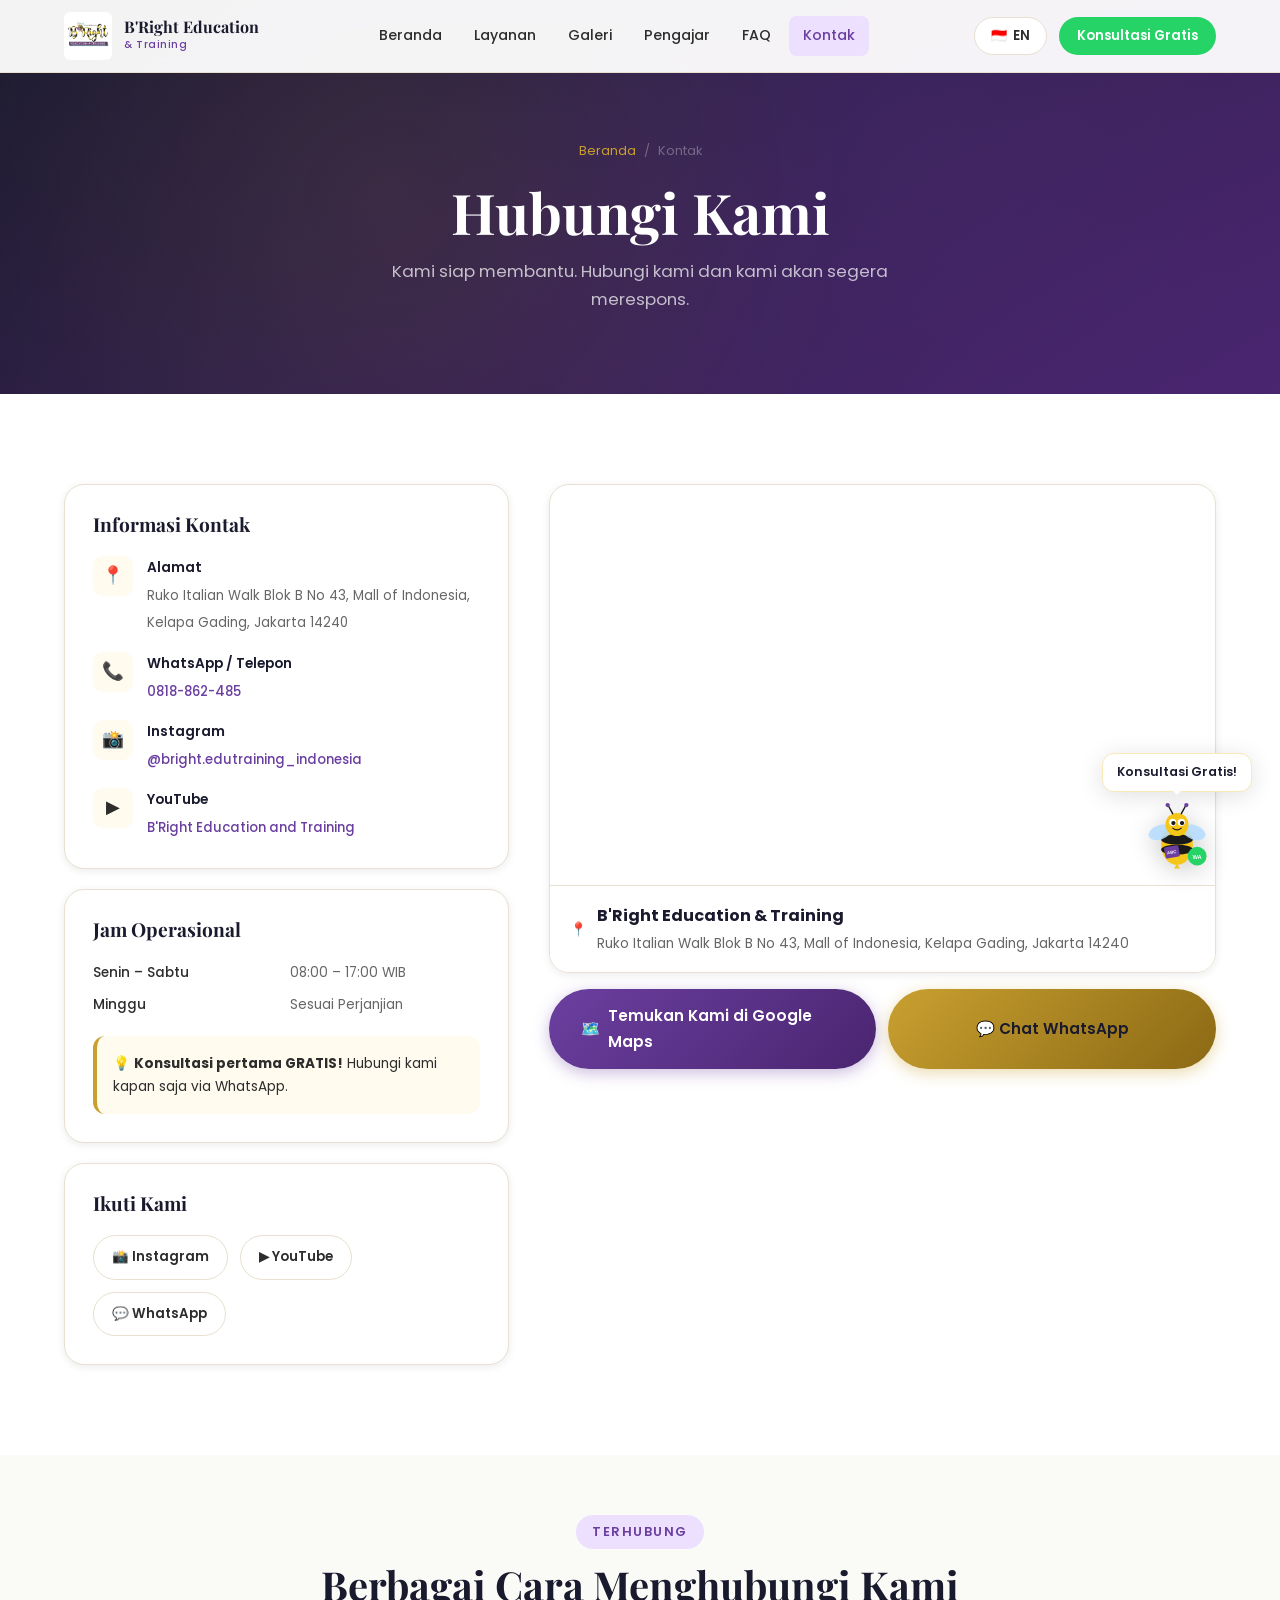
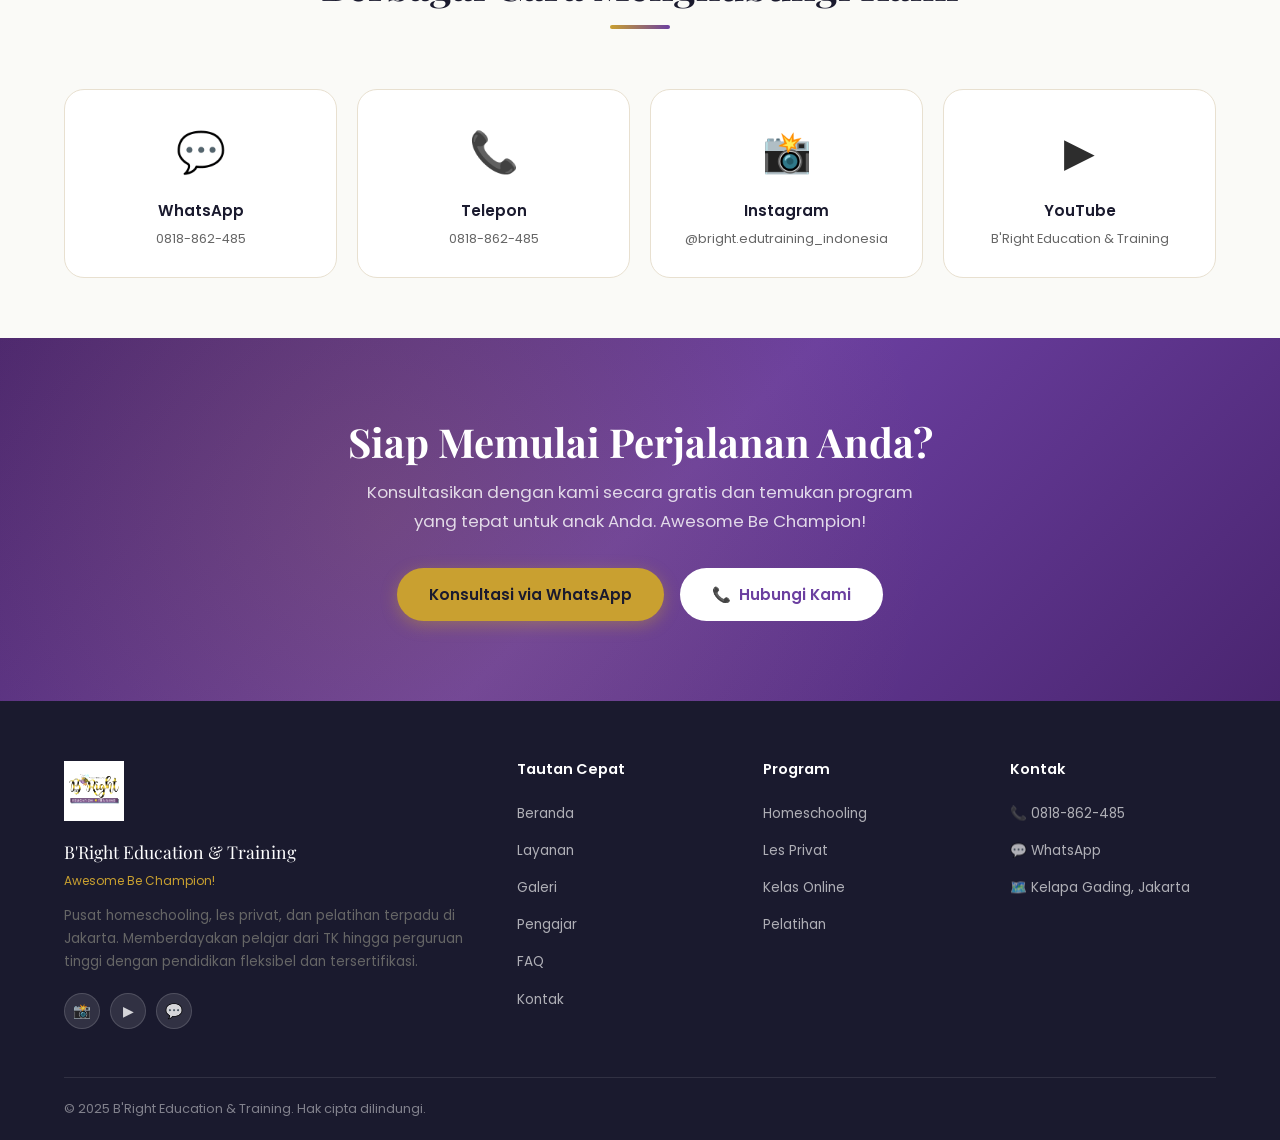
<file: contact.html>
<!DOCTYPE html>
<html lang="id">
<head>
  <meta charset="UTF-8" />
  <meta name="viewport" content="width=device-width, initial-scale=1.0" />
  <title>Kontak – B'Right Education & Training</title>
  <meta name="description" content="Hubungi B'Right Education & Training Jakarta. WhatsApp 0818-862-485. Ruko Italian Walk Blok B No 43, Mall of Indonesia, Kelapa Gading." />
  <link rel="icon" type="image/svg+xml" href="favicon.svg" />
  <link rel="stylesheet" href="style.css" />
  <style>
    .hours-grid {
      display: grid; grid-template-columns: 1fr 1fr; gap: 8px;
      font-size: 0.85rem;
    }
    .hours-grid .day { color: var(--text); font-weight: 500; }
    .hours-grid .time { color: var(--text-muted); }
    .contact-social-section { padding: 60px 0; background: var(--bg-light); }
    .social-cards { display: grid; grid-template-columns: repeat(auto-fit, minmax(200px, 1fr)); gap: 20px; }
    .social-card {
      background: white; border-radius: var(--radius-lg);
      padding: 28px 20px; text-align: center;
      border: 1.5px solid var(--border);
      transition: all var(--transition); cursor: pointer;
    }
    .social-card:hover { transform: translateY(-4px); box-shadow: var(--shadow-md); border-color: transparent; }
    .social-card.wa:hover { background: #25D366; color: white; }
    .social-card.wa:hover .social-card-label { color: white; }
    .social-card.wa:hover .social-card-sub { color: rgba(255,255,255,0.8); }
    .social-card.ig:hover { background: linear-gradient(45deg,#f09433,#e6683c,#dc2743,#cc2366); color: white; }
    .social-card.ig:hover .social-card-label, .social-card.ig:hover .social-card-sub { color: rgba(255,255,255,0.9); }
    .social-card.yt:hover { background: #FF0000; }
    .social-card.yt:hover .social-card-label, .social-card.yt:hover .social-card-sub { color: rgba(255,255,255,0.9); }
    .social-card.ph:hover { background: var(--purple); }
    .social-card.ph:hover .social-card-label, .social-card.ph:hover .social-card-sub { color: rgba(255,255,255,0.9); }
    .social-card-icon { font-size: 2.5rem; margin-bottom: 12px; }
    .social-card-label { font-weight: 600; font-size: 0.95rem; color: var(--dark); margin-bottom: 4px; }
    .social-card-sub { font-size: 0.8rem; color: var(--text-muted); }
  </style>
</head>
<body>

<!-- NAVBAR -->
<nav class="navbar" id="navbar">
  <div class="container">
    <div class="nav-inner">
      <a href="index.html" class="nav-logo">
        <img src="images/brightedu.jpg" alt="B'Right Education Logo" />
        <div class="nav-logo-text">
          <span class="nav-logo-title">B'Right Education</span>
          <span class="nav-logo-sub">& Training</span>
        </div>
      </a>
      <div class="nav-links">
        <a href="index.html" class="nav-link" data-t="nav_home">Beranda</a>
        <a href="services.html" class="nav-link" data-t="nav_services">Layanan</a>
        <a href="gallery.html" class="nav-link" data-t="nav_gallery">Galeri</a>
        <a href="teachers.html" class="nav-link" data-t="nav_teachers">Pengajar</a>
        <a href="faq.html" class="nav-link" data-t="nav_faq">FAQ</a>
        <a href="contact.html" class="nav-link" data-t="nav_contact">Kontak</a>
      </div>
      <div class="nav-actions">
        <button class="lang-btn lang-toggle-btn"><span class="lang-current-flag">🇮🇩</span><span class="lang-toggle-label">EN</span></button>
        <a href="#" class="nav-wa" data-wa><span data-t="nav_consult">Konsultasi Gratis</span></a>
      </div>
      <button class="hamburger" id="hamburger"><span></span><span></span><span></span></button>
    </div>
  </div>
  <div class="mobile-menu" id="mobile-menu">
    <a href="index.html" class="mobile-link" data-t="nav_home">Beranda</a>
    <a href="services.html" class="mobile-link" data-t="nav_services">Layanan</a>
    <a href="gallery.html" class="mobile-link" data-t="nav_gallery">Galeri</a>
    <a href="teachers.html" class="mobile-link" data-t="nav_teachers">Pengajar</a>
    <a href="faq.html" class="mobile-link" data-t="nav_faq">FAQ</a>
    <a href="contact.html" class="mobile-link" data-t="nav_contact">Kontak</a>
    <div class="mobile-actions">
      <button class="lang-btn lang-toggle-btn"><span class="lang-current-flag">🇮🇩</span><span class="lang-toggle-label">EN</span></button>
    </div>
  </div>
</nav>

<!-- PAGE HERO -->
<section class="page-hero">
  <div class="page-hero-content container">
    <div class="breadcrumb"><a href="index.html">Beranda</a><span>/</span><span data-t="nav_contact">Kontak</span></div>
    <h1 data-t="contact_hero_title">Hubungi Kami</h1>
    <p data-t="contact_hero_desc">Kami siap membantu. Hubungi kami dan kami akan segera merespons.</p>
  </div>
</section>

<!-- CONTACT -->
<section class="section">
  <div class="container">
    <div class="contact-grid">
      <!-- Left: Contact Info -->
      <div class="contact-info">
        <div class="contact-card fade-in">
          <h3 data-t="contact_info_title">Informasi Kontak</h3>
          <div class="contact-item">
            <div class="contact-item-icon">📍</div>
            <div class="contact-item-text">
              <strong data-t="contact_address_label">Alamat</strong>
              <span data-t="contact_address">Ruko Italian Walk Blok B No 43, Mall of Indonesia, Kelapa Gading, Jakarta 14240</span>
            </div>
          </div>
          <div class="contact-item">
            <div class="contact-item-icon">📞</div>
            <div class="contact-item-text">
              <strong data-t="contact_phone_label">WhatsApp / Telepon</strong>
              <span><a href="tel:+62818862485">0818-862-485</a></span>
            </div>
          </div>
          <div class="contact-item">
            <div class="contact-item-icon">📸</div>
            <div class="contact-item-text">
              <strong>Instagram</strong>
              <span><a href="https://www.instagram.com/bright.edutraining_indonesia/" target="_blank">@bright.edutraining_indonesia</a></span>
            </div>
          </div>
          <div class="contact-item">
            <div class="contact-item-icon">▶</div>
            <div class="contact-item-text">
              <strong>YouTube</strong>
              <span><a href="https://www.youtube.com/@brighteducationandtraining0909" target="_blank">B'Right Education and Training</a></span>
            </div>
          </div>
        </div>

        <div class="contact-card fade-in">
          <h3 data-t="contact_hours_title">Jam Operasional</h3>
          <div class="hours-grid">
            <span class="day">Senin – Sabtu</span><span class="time">08:00 – 17:00 WIB</span>
            <span class="day">Minggu</span><span class="time">Sesuai Perjanjian</span>
          </div>
          <div style="margin-top:20px;padding:16px;background:var(--gold-pale);border-radius:var(--radius);border-left:4px solid var(--gold);">
            <p style="font-size:0.85rem;color:var(--text);margin:0;">💡 <strong>Konsultasi pertama GRATIS!</strong> Hubungi kami kapan saja via WhatsApp.</p>
          </div>
        </div>

        <div class="contact-card fade-in">
          <h3 data-t="contact_follow">Ikuti Kami</h3>
          <div class="social-links">
            <a href="https://www.instagram.com/bright.edutraining_indonesia/" target="_blank" class="social-link ig">📸 Instagram</a>
            <a href="https://www.youtube.com/@brighteducationandtraining0909" target="_blank" class="social-link yt">▶ YouTube</a>
            <a href="#" class="social-link wa" data-wa>💬 WhatsApp</a>
          </div>
        </div>
      </div>

      <!-- Right: Map -->
      <div class="fade-in fade-in-delay-1">
        <div class="map-container">
          <iframe
            src="https://www.google.com/maps/embed?pb=!1m18!1m12!1m3!1d3966.6268278843624!2d106.9007!3d-6.152!2m3!1f0!2f0!3f0!3m2!1i1024!2i768!4f13.1!3m3!1m2!1s0x2e69f5d8f8e1c4ab%3A0x8ee5e5a4b5ec12f5!2sMall%20of%20Indonesia!5e0!3m2!1sen!2sid!4v1700000000000!5m2!1sen!2sid"
            allowfullscreen=""
            loading="lazy"
            referrerpolicy="no-referrer-when-downgrade"
            title="B'Right Education Location"
          ></iframe>
          <div class="map-label">
            <span>📍</span>
            <div>
              <strong>B'Right Education & Training</strong><br>
              <span data-t="contact_address">Ruko Italian Walk Blok B No 43, Mall of Indonesia, Kelapa Gading</span>
            </div>
          </div>
        </div>
        <div style="margin-top:16px;display:flex;gap:12px;flex-wrap:wrap;">
          <a href="https://maps.app.goo.gl/bZXQpJz2pUVCgPny8" target="_blank" class="btn btn-secondary" style="flex:1;justify-content:center;">
            🗺️ <span data-t="contact_map_label">Buka di Google Maps</span>
          </a>
          <a href="#" class="btn btn-primary" data-wa style="flex:1;justify-content:center;">
            💬 Chat WhatsApp
          </a>
        </div>
      </div>
    </div>
  </div>
</section>

<!-- SOCIAL CARDS -->
<section class="contact-social-section">
  <div class="container">
    <div class="section-header fade-in">
      <span class="section-label">Terhubung</span>
      <h2>Berbagai Cara Menghubungi Kami</h2>
      <div class="divider"></div>
    </div>
    <div class="social-cards">
      <a href="#" class="social-card wa" data-wa>
        <div class="social-card-icon">💬</div>
        <div class="social-card-label">WhatsApp</div>
        <div class="social-card-sub">0818-862-485</div>
      </a>
      <a href="tel:+62818862485" class="social-card ph">
        <div class="social-card-icon">📞</div>
        <div class="social-card-label">Telepon</div>
        <div class="social-card-sub">0818-862-485</div>
      </a>
      <a href="https://www.instagram.com/bright.edutraining_indonesia/" target="_blank" class="social-card ig">
        <div class="social-card-icon">📸</div>
        <div class="social-card-label">Instagram</div>
        <div class="social-card-sub">@bright.edutraining_indonesia</div>
      </a>
      <a href="https://www.youtube.com/@brighteducationandtraining0909" target="_blank" class="social-card yt">
        <div class="social-card-icon">▶</div>
        <div class="social-card-label">YouTube</div>
        <div class="social-card-sub">B'Right Education & Training</div>
      </a>
    </div>
  </div>
</section>

<!-- CTA -->
<section class="cta-section">
  <div class="container">
    <div class="cta-content fade-in">
      <h2 data-t="cta_title">Siap Memulai Perjalanan?</h2>
      <p data-t="cta_desc">Konsultasikan dengan kami secara gratis. Awesome Be Champion!</p>
      <div class="cta-btns">
        <a href="#" class="btn btn-primary" data-wa data-t="cta_btn1">Konsultasi via WhatsApp</a>
        <a href="tel:+62818862485" class="btn btn-white">📞 <span data-t="cta_btn2">Hubungi Kami</span></a>
      </div>
    </div>
  </div>
</section>

<!-- FOOTER -->
<footer>
  <div class="container">
    <div class="footer-grid">
      <div class="footer-brand">
        <img src="images/brightedu.jpg" alt="B'Right Education & Training" />
        <div class="footer-brand-name">B'Right Education & Training</div>
        <div class="footer-brand-sub">Awesome Be Champion!</div>
        <p data-t="footer_desc">Pusat homeschooling, les privat, dan pelatihan terpadu di Jakarta.</p>
        <div class="footer-social">
          <a href="https://www.instagram.com/bright.edutraining_indonesia/" target="_blank">📸</a>
          <a href="https://www.youtube.com/@brighteducationandtraining0909" target="_blank">▶</a>
          <a href="#" data-wa>💬</a>
        </div>
      </div>
      <div class="footer-col">
        <h4 data-t="footer_col2">Tautan Cepat</h4>
        <ul>
          <li><a href="index.html" data-t="nav_home">Beranda</a></li>
          <li><a href="services.html" data-t="nav_services">Layanan</a></li>
          <li><a href="gallery.html" data-t="nav_gallery">Galeri</a></li>
          <li><a href="teachers.html" data-t="nav_teachers">Pengajar</a></li>
          <li><a href="faq.html" data-t="nav_faq">FAQ</a></li>
          <li><a href="contact.html" data-t="nav_contact">Kontak</a></li>
        </ul>
      </div>
      <div class="footer-col">
        <h4 data-t="footer_col3">Program</h4>
        <ul>
          <li><a href="services.html" data-t="footer_program1">Homeschooling</a></li>
          <li><a href="services.html" data-t="footer_program2">Les Privat</a></li>
          <li><a href="services.html" data-t="footer_program3">Kelas Online</a></li>
          <li><a href="services.html" data-t="footer_program4">Pelatihan</a></li>
        </ul>
      </div>
      <div class="footer-col">
        <h4 data-t="footer_col4">Kontak</h4>
        <ul>
          <li><a href="tel:+62818862485">📞 0818-862-485</a></li>
          <li><a href="#" data-wa>💬 WhatsApp</a></li>
          <li><a href="contact.html">🗺️ Kelapa Gading, Jakarta</a></li>
        </ul>
      </div>
    </div>
    <div class="footer-bottom">
      <p data-t="footer_copyright">© 2025 B'Right Education & Training.</p>
    </div>
  </div>
</footer>

<div class="bee-float">
  <div class="bee-speech" data-t="bee_speech">Konsultasi Gratis!</div>
  <div class="bee-btn" id="bee-btn" role="button" tabindex="0">
    <svg class="bee-svg" viewBox="0 0 100 100" xmlns="http://www.w3.org/2000/svg">
      <ellipse cx="50" cy="62" rx="22" ry="28" fill="#F5C518"/>
      <ellipse cx="50" cy="55" rx="22" ry="7" fill="#1A1A1A"/>
      <ellipse cx="50" cy="69" rx="22" ry="7" fill="#1A1A1A"/>
      <ellipse cx="26" cy="45" rx="16" ry="10" fill="rgba(180,220,255,0.85)" transform="rotate(-20 26 45)"/>
      <ellipse cx="74" cy="45" rx="16" ry="10" fill="rgba(180,220,255,0.85)" transform="rotate(20 74 45)"/>
      <circle cx="50" cy="34" r="16" fill="#F5C518"/>
      <circle cx="44" cy="31" r="5" fill="white"/><circle cx="56" cy="31" r="5" fill="white"/>
      <circle cx="45" cy="32" r="3" fill="#1A1A1A"/><circle cx="57" cy="32" r="3" fill="#1A1A1A"/>
      <path d="M44 39 Q50 44 56 39" stroke="#1A1A1A" stroke-width="1.5" fill="none" stroke-linecap="round"/>
      <line x1="44" y1="19" x2="38" y2="8" stroke="#1A1A1A" stroke-width="2" stroke-linecap="round"/>
      <circle cx="37" cy="7" r="3" fill="#6B3FA0"/>
      <line x1="56" y1="19" x2="62" y2="8" stroke="#1A1A1A" stroke-width="2" stroke-linecap="round"/>
      <circle cx="63" cy="7" r="3" fill="#6B3FA0"/>
      <rect x="33" y="64" width="20" height="16" rx="2" fill="#6B3FA0" transform="rotate(-10 43 72)"/>
      <text x="36" y="75" font-size="6" fill="white" font-weight="bold" transform="rotate(-10 40 72)" font-family="Arial">ABC</text>
      <polygon points="50,88 46,95 54,95" fill="#F5C518"/>
      <circle cx="78" cy="78" r="13" fill="#25D366"/>
      <text x="78" y="82" text-anchor="middle" font-size="8" fill="white" font-weight="bold" font-family="Arial">WA</text>
    </svg>
  </div>
</div>
<script src="script.js"></script>
</body>
</html>
</file>
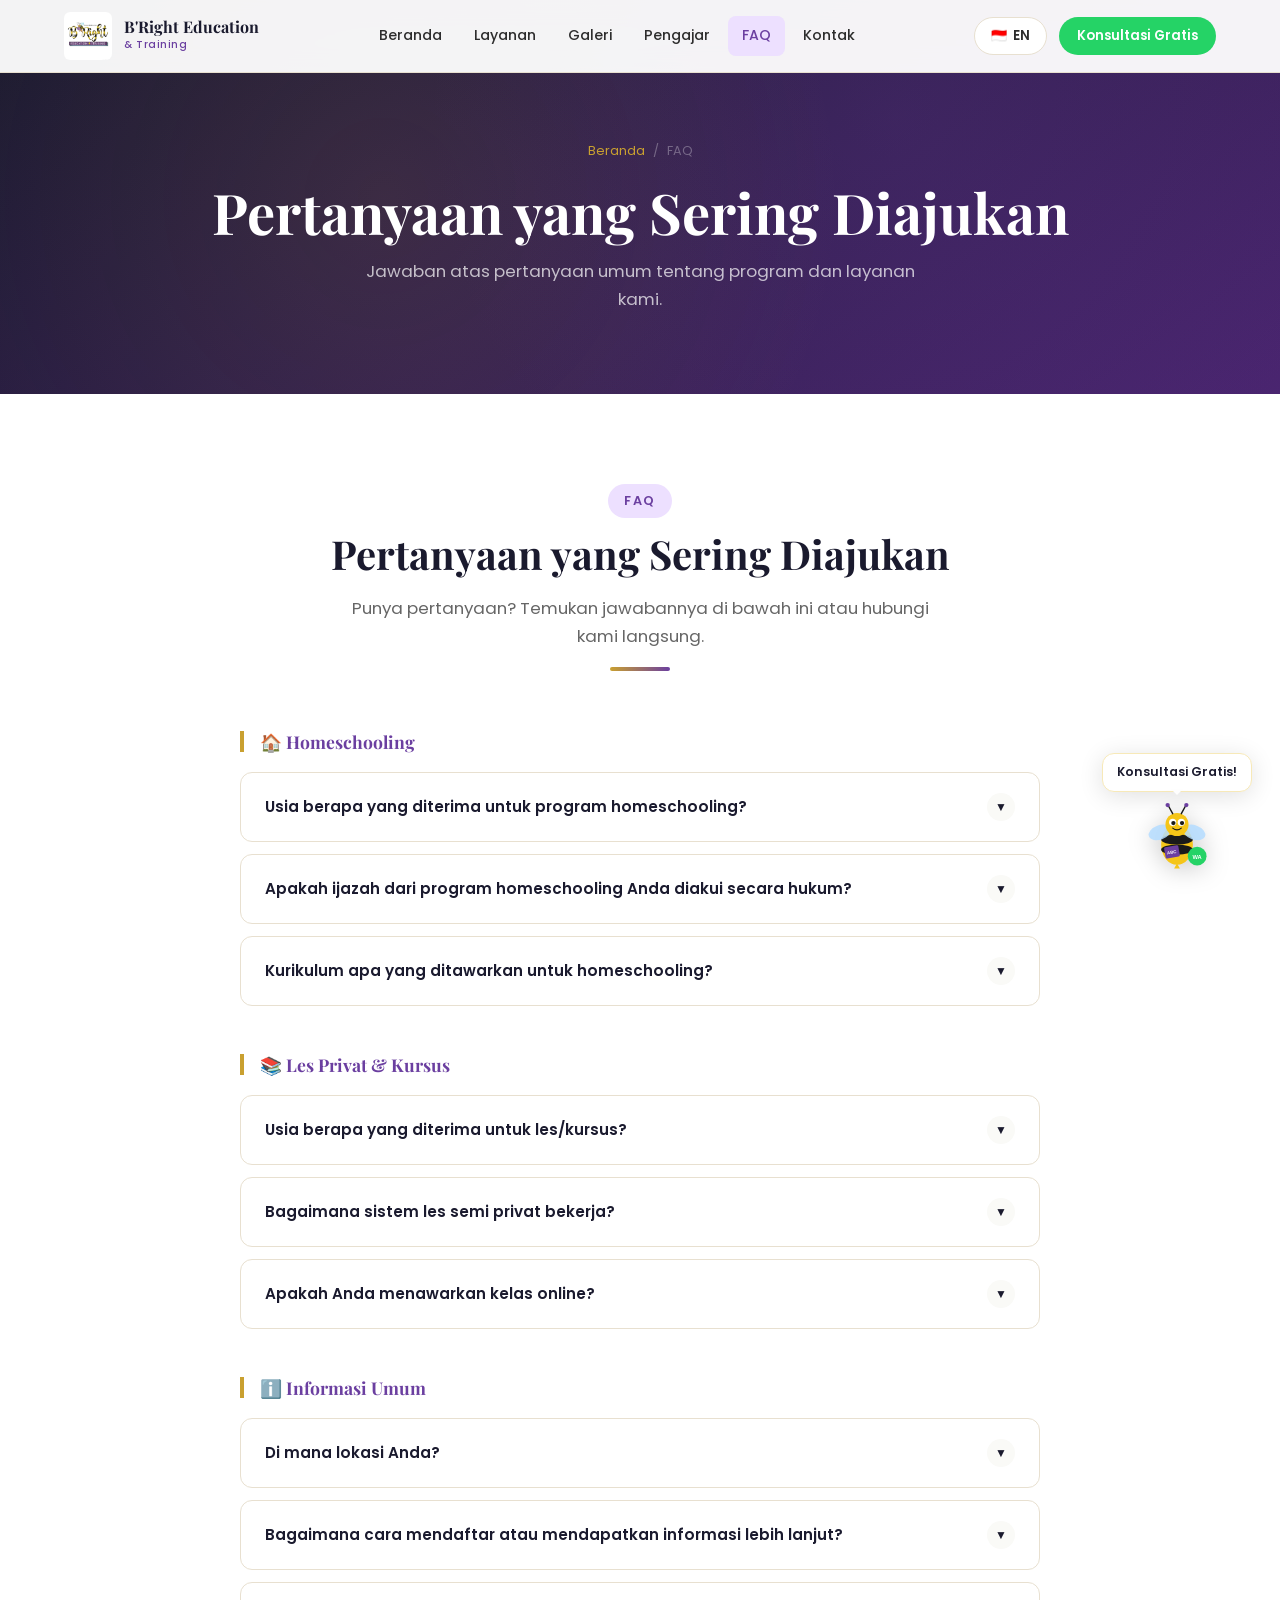
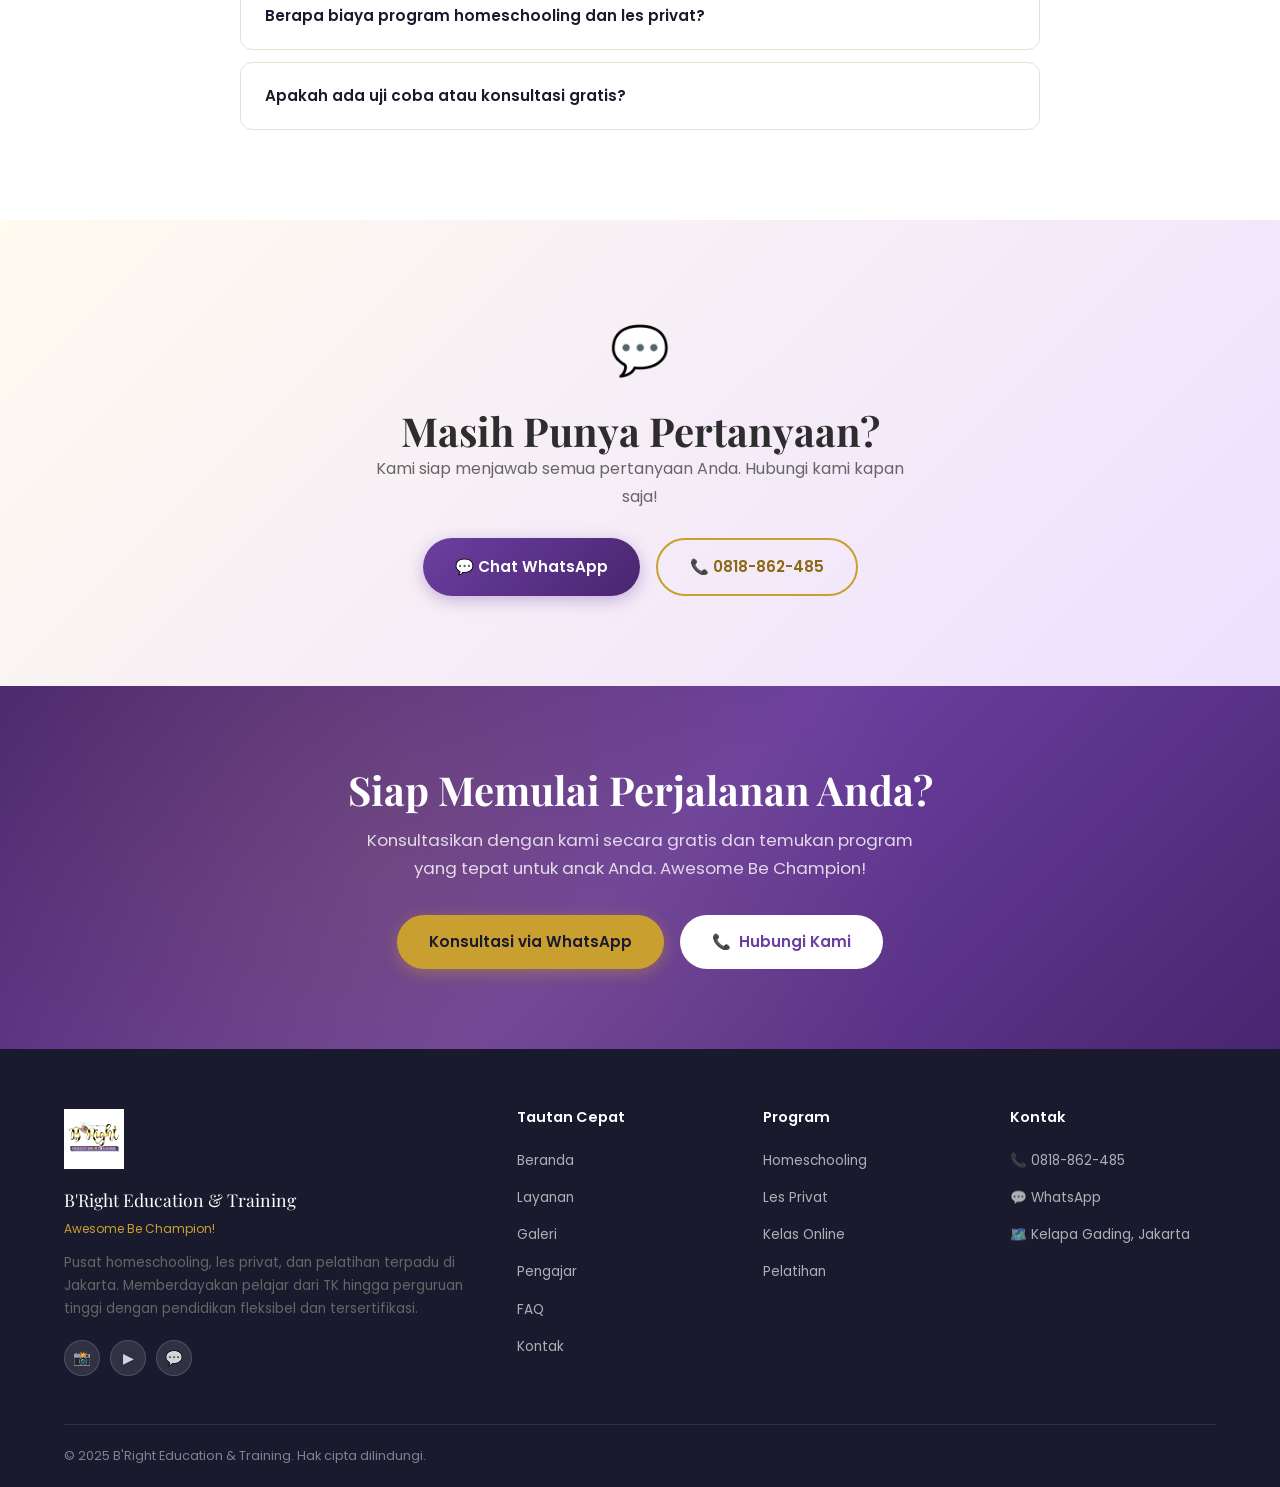
<file: faq.html>
<!DOCTYPE html>
<html lang="id">
<head>
  <meta charset="UTF-8" />
  <meta name="viewport" content="width=device-width, initial-scale=1.0" />
  <title>FAQ – B'Right Education & Training</title>
  <meta name="description" content="Pertanyaan yang sering diajukan tentang program homeschooling, les privat, dan pelatihan di B'Right Education & Training Jakarta." />
  <link rel="icon" type="image/svg+xml" href="favicon.svg" />
  <link rel="stylesheet" href="style.css" />
</head>
<body>

<!-- NAVBAR -->
<nav class="navbar" id="navbar">
  <div class="container">
    <div class="nav-inner">
      <a href="index.html" class="nav-logo">
        <img src="images/brightedu.jpg" alt="B'Right Education Logo" />
        <div class="nav-logo-text">
          <span class="nav-logo-title">B'Right Education</span>
          <span class="nav-logo-sub">& Training</span>
        </div>
      </a>
      <div class="nav-links">
        <a href="index.html" class="nav-link" data-t="nav_home">Beranda</a>
        <a href="services.html" class="nav-link" data-t="nav_services">Layanan</a>
        <a href="gallery.html" class="nav-link" data-t="nav_gallery">Galeri</a>
        <a href="teachers.html" class="nav-link" data-t="nav_teachers">Pengajar</a>
        <a href="faq.html" class="nav-link" data-t="nav_faq">FAQ</a>
        <a href="contact.html" class="nav-link" data-t="nav_contact">Kontak</a>
      </div>
      <div class="nav-actions">
        <button class="lang-btn lang-toggle-btn"><span class="lang-current-flag">🇮🇩</span><span class="lang-toggle-label">EN</span></button>
        <a href="#" class="nav-wa" data-wa><span data-t="nav_consult">Konsultasi Gratis</span></a>
      </div>
      <button class="hamburger" id="hamburger"><span></span><span></span><span></span></button>
    </div>
  </div>
  <div class="mobile-menu" id="mobile-menu">
    <a href="index.html" class="mobile-link" data-t="nav_home">Beranda</a>
    <a href="services.html" class="mobile-link" data-t="nav_services">Layanan</a>
    <a href="gallery.html" class="mobile-link" data-t="nav_gallery">Galeri</a>
    <a href="teachers.html" class="mobile-link" data-t="nav_teachers">Pengajar</a>
    <a href="faq.html" class="mobile-link" data-t="nav_faq">FAQ</a>
    <a href="contact.html" class="mobile-link" data-t="nav_contact">Kontak</a>
    <div class="mobile-actions">
      <button class="lang-btn lang-toggle-btn"><span class="lang-current-flag">🇮🇩</span><span class="lang-toggle-label">EN</span></button>
    </div>
  </div>
</nav>

<!-- PAGE HERO -->
<section class="page-hero">
  <div class="page-hero-content container">
    <div class="breadcrumb"><a href="index.html">Beranda</a><span>/</span><span data-t="nav_faq">FAQ</span></div>
    <h1 data-t="faq_hero_title">Pertanyaan yang Sering Diajukan</h1>
    <p data-t="faq_hero_desc">Jawaban atas pertanyaan umum tentang program dan layanan kami.</p>
  </div>
</section>

<!-- FAQ -->
<section class="section">
  <div class="container">
    <div class="section-header fade-in">
      <span class="section-label">FAQ</span>
      <h2 data-t="faq_title">Pertanyaan yang Sering Diajukan</h2>
      <p data-t="faq_desc">Punya pertanyaan? Temukan jawabannya di bawah ini atau hubungi kami langsung.</p>
      <div class="divider"></div>
    </div>

    <!-- Homeschooling FAQ -->
    <div style="max-width:800px;margin:0 auto 48px;">
      <h3 style="color:var(--purple);font-size:1.1rem;margin-bottom:20px;padding-left:4px;border-left:4px solid var(--gold);padding-left:16px;">🏠 Homeschooling</h3>
      <div class="faq-list">
        <div class="faq-item fade-in">
          <div class="faq-question">
            <span data-t="faq_q1">Usia berapa yang diterima untuk program homeschooling?</span>
            <span class="faq-arrow">▼</span>
          </div>
          <div class="faq-answer">
            <div class="faq-answer-inner" data-t="faq_a1">Kami menerima siswa dari SD hingga SMA. Program homeschooling kami mencakup semua tingkat dalam rentang ini, dengan kurikulum yang dipersonalisasi sesuai setiap siswa.</div>
          </div>
        </div>
        <div class="faq-item fade-in">
          <div class="faq-question">
            <span data-t="faq_q3">Apakah ijazah dari program homeschooling Anda diakui secara hukum?</span>
            <span class="faq-arrow">▼</span>
          </div>
          <div class="faq-answer">
            <div class="faq-answer-inner" data-t="faq_a3">Ya! Ijazah kami sepenuhnya legal dan tersertifikasi. Kami memiliki NPSN resmi dan izin operasional yang diperlukan. Lulusan menerima ijazah yang sama dengan siswa sekolah konvensional. Ijazah internasional Cambridge diterbitkan langsung oleh Cambridge Assessment International Education.</div>
          </div>
        </div>
        <div class="faq-item fade-in">
          <div class="faq-question">
            <span data-t="faq_q4">Kurikulum apa yang ditawarkan untuk homeschooling?</span>
            <span class="faq-arrow">▼</span>
          </div>
          <div class="faq-answer">
            <div class="faq-answer-inner" data-t="faq_a4">Kami menawarkan dua pilihan kurikulum: (1) Kurikulum Nasional Indonesia (Kurikulum Merdeka) yang mengikuti standar Kemendikbud, dan (2) Kurikulum Cambridge International (IGCSE/A-Level) yang diakui global dan ijazahnya diterbitkan langsung oleh Cambridge.</div>
          </div>
        </div>
      </div>
    </div>

    <!-- Les Privat FAQ -->
    <div style="max-width:800px;margin:0 auto 48px;">
      <h3 style="color:var(--purple);font-size:1.1rem;margin-bottom:20px;border-left:4px solid var(--gold);padding-left:16px;">📚 Les Privat & Kursus</h3>
      <div class="faq-list">
        <div class="faq-item fade-in">
          <div class="faq-question">
            <span data-t="faq_q2">Usia berapa yang diterima untuk les/kursus?</span>
            <span class="faq-arrow">▼</span>
          </div>
          <div class="faq-answer">
            <div class="faq-answer-inner" data-t="faq_a2">Program les kami terbuka untuk semua level dari TK hingga Universitas/Perguruan Tinggi. Kami mencakup semua mata pelajaran utama termasuk Matematika, IPA, Bahasa, dan lainnya.</div>
          </div>
        </div>
        <div class="faq-item fade-in">
          <div class="faq-question">
            <span data-t="faq_q5">Bagaimana sistem les semi privat bekerja?</span>
            <span class="faq-arrow">▼</span>
          </div>
          <div class="faq-answer">
            <div class="faq-answer-inner" data-t="faq_a5">Sistem semi privat kami berarti kelompok kecil 2-4 siswa per sesi, memastikan setiap anak mendapat perhatian personal sambil mendapat manfaat dari pembelajaran bersama teman. Sesi dijadwalkan fleksibel sesuai rutinitas keluarga Anda.</div>
          </div>
        </div>
        <div class="faq-item fade-in">
          <div class="faq-question">
            <span data-t="faq_q6">Apakah Anda menawarkan kelas online?</span>
            <span class="faq-arrow">▼</span>
          </div>
          <div class="faq-answer">
            <div class="faq-answer-inner" data-t="faq_a6">Ya! Kami menawarkan kelas online lengkap melalui platform video conference. Sesi online interaktif, terjadwal, dan dipimpin oleh guru berkualitas yang sama dengan program tatap muka kami.</div>
          </div>
        </div>
      </div>
    </div>

    <!-- General FAQ -->
    <div style="max-width:800px;margin:0 auto;">
      <h3 style="color:var(--purple);font-size:1.1rem;margin-bottom:20px;border-left:4px solid var(--gold);padding-left:16px;">ℹ️ Informasi Umum</h3>
      <div class="faq-list">
        <div class="faq-item fade-in">
          <div class="faq-question">
            <span data-t="faq_q7">Di mana lokasi Anda?</span>
            <span class="faq-arrow">▼</span>
          </div>
          <div class="faq-answer">
            <div class="faq-answer-inner" data-t="faq_a7">Kami berlokasi di Ruko Italian Walk Blok B No 43, Mall of Indonesia, Kelapa Gading, Jakarta 14240. Mudah dijangkau dari Jakarta Utara dan sekitarnya.</div>
          </div>
        </div>
        <div class="faq-item fade-in">
          <div class="faq-question">
            <span data-t="faq_q8">Bagaimana cara mendaftar atau mendapatkan informasi lebih lanjut?</span>
            <span class="faq-arrow">▼</span>
          </div>
          <div class="faq-answer">
            <div class="faq-answer-inner" data-t="faq_a8">Cara termudah adalah menghubungi kami via WhatsApp di 0818-862-485. Anda juga bisa mengunjungi kami langsung di kantor kami. Konsultasi awal gratis!</div>
          </div>
        </div>
        <div class="faq-item fade-in">
          <div class="faq-question">Berapa biaya program homeschooling dan les privat?</div>
          <div class="faq-answer">
            <div class="faq-answer-inner">Biaya program kami bervariasi tergantung jenis program, jenjang pendidikan, dan kurikulum yang dipilih. Kami berkomitmen untuk menawarkan harga yang terjangkau tanpa mengorbankan kualitas. Hubungi kami via WhatsApp untuk informasi biaya yang lebih detail dan transparan.</div>
          </div>
        </div>
        <div class="faq-item fade-in">
          <div class="faq-question">Apakah ada uji coba atau konsultasi gratis?</div>
          <div class="faq-answer">
            <div class="faq-answer-inner">Ya! Kami menawarkan konsultasi awal GRATIS untuk semua calon siswa. Dalam sesi ini, kami akan memahami kebutuhan dan tujuan belajar anak Anda, dan merekomendasikan program yang paling sesuai. Hubungi kami untuk menjadwalkan konsultasi.</div>
          </div>
        </div>
      </div>
    </div>
  </div>
</section>

<!-- STILL HAVE QUESTIONS -->
<section class="section section-gold">
  <div class="container">
    <div style="text-align:center;max-width:560px;margin:0 auto;" class="fade-in">
      <div style="font-size:3rem;margin-bottom:16px;">💬</div>
      <h2>Masih Punya Pertanyaan?</h2>
      <p style="margin-bottom:28px;">Kami siap menjawab semua pertanyaan Anda. Hubungi kami kapan saja!</p>
      <div style="display:flex;gap:16px;justify-content:center;flex-wrap:wrap;">
        <a href="#" class="btn btn-secondary" data-wa>💬 Chat WhatsApp</a>
        <a href="tel:+62818862485" class="btn btn-outline">📞 0818-862-485</a>
      </div>
    </div>
  </div>
</section>

<!-- CTA -->
<section class="cta-section">
  <div class="container">
    <div class="cta-content fade-in">
      <h2 data-t="cta_title">Siap Memulai?</h2>
      <p data-t="cta_desc">Konsultasi gratis untuk menentukan program terbaik untuk anak Anda. Awesome Be Champion!</p>
      <div class="cta-btns">
        <a href="#" class="btn btn-primary" data-wa data-t="cta_btn1">Konsultasi via WhatsApp</a>
        <a href="tel:+62818862485" class="btn btn-white">📞 <span data-t="cta_btn2">Hubungi Kami</span></a>
      </div>
    </div>
  </div>
</section>

<!-- FOOTER -->
<footer>
  <div class="container">
    <div class="footer-grid">
      <div class="footer-brand">
        <img src="images/brightedu.jpg" alt="B'Right Education & Training" />
        <div class="footer-brand-name">B'Right Education & Training</div>
        <div class="footer-brand-sub">Awesome Be Champion!</div>
        <p data-t="footer_desc">Pusat homeschooling, les privat, dan pelatihan terpadu di Jakarta.</p>
        <div class="footer-social">
          <a href="https://www.instagram.com/bright.edutraining_indonesia/" target="_blank">📸</a>
          <a href="https://www.youtube.com/@brighteducationandtraining0909" target="_blank">▶</a>
          <a href="#" data-wa>💬</a>
        </div>
      </div>
      <div class="footer-col">
        <h4 data-t="footer_col2">Tautan Cepat</h4>
        <ul>
          <li><a href="index.html" data-t="nav_home">Beranda</a></li>
          <li><a href="services.html" data-t="nav_services">Layanan</a></li>
          <li><a href="gallery.html" data-t="nav_gallery">Galeri</a></li>
          <li><a href="teachers.html" data-t="nav_teachers">Pengajar</a></li>
          <li><a href="faq.html" data-t="nav_faq">FAQ</a></li>
          <li><a href="contact.html" data-t="nav_contact">Kontak</a></li>
        </ul>
      </div>
      <div class="footer-col">
        <h4 data-t="footer_col3">Program</h4>
        <ul>
          <li><a href="services.html" data-t="footer_program1">Homeschooling</a></li>
          <li><a href="services.html" data-t="footer_program2">Les Privat</a></li>
          <li><a href="services.html" data-t="footer_program3">Kelas Online</a></li>
          <li><a href="services.html" data-t="footer_program4">Pelatihan</a></li>
        </ul>
      </div>
      <div class="footer-col">
        <h4 data-t="footer_col4">Kontak</h4>
        <ul>
          <li><a href="tel:+62818862485">📞 0818-862-485</a></li>
          <li><a href="#" data-wa>💬 WhatsApp</a></li>
          <li><a href="contact.html">🗺️ Kelapa Gading, Jakarta</a></li>
        </ul>
      </div>
    </div>
    <div class="footer-bottom">
      <p data-t="footer_copyright">© 2025 B'Right Education & Training.</p>
    </div>
  </div>
</footer>

<div class="bee-float">
  <div class="bee-speech" data-t="bee_speech">Konsultasi Gratis!</div>
  <div class="bee-btn" id="bee-btn" role="button" tabindex="0">
    <svg class="bee-svg" viewBox="0 0 100 100" xmlns="http://www.w3.org/2000/svg">
      <ellipse cx="50" cy="62" rx="22" ry="28" fill="#F5C518"/>
      <ellipse cx="50" cy="55" rx="22" ry="7" fill="#1A1A1A"/>
      <ellipse cx="50" cy="69" rx="22" ry="7" fill="#1A1A1A"/>
      <ellipse cx="26" cy="45" rx="16" ry="10" fill="rgba(180,220,255,0.85)" transform="rotate(-20 26 45)"/>
      <ellipse cx="74" cy="45" rx="16" ry="10" fill="rgba(180,220,255,0.85)" transform="rotate(20 74 45)"/>
      <circle cx="50" cy="34" r="16" fill="#F5C518"/>
      <circle cx="44" cy="31" r="5" fill="white"/><circle cx="56" cy="31" r="5" fill="white"/>
      <circle cx="45" cy="32" r="3" fill="#1A1A1A"/><circle cx="57" cy="32" r="3" fill="#1A1A1A"/>
      <path d="M44 39 Q50 44 56 39" stroke="#1A1A1A" stroke-width="1.5" fill="none" stroke-linecap="round"/>
      <line x1="44" y1="19" x2="38" y2="8" stroke="#1A1A1A" stroke-width="2" stroke-linecap="round"/>
      <circle cx="37" cy="7" r="3" fill="#6B3FA0"/>
      <line x1="56" y1="19" x2="62" y2="8" stroke="#1A1A1A" stroke-width="2" stroke-linecap="round"/>
      <circle cx="63" cy="7" r="3" fill="#6B3FA0"/>
      <rect x="33" y="64" width="20" height="16" rx="2" fill="#6B3FA0" transform="rotate(-10 43 72)"/>
      <text x="36" y="75" font-size="6" fill="white" font-weight="bold" transform="rotate(-10 40 72)" font-family="Arial">ABC</text>
      <polygon points="50,88 46,95 54,95" fill="#F5C518"/>
      <circle cx="78" cy="78" r="13" fill="#25D366"/>
      <text x="78" y="82" text-anchor="middle" font-size="8" fill="white" font-weight="bold" font-family="Arial">WA</text>
    </svg>
  </div>
</div>
<script src="script.js"></script>
</body>
</html>
</file>
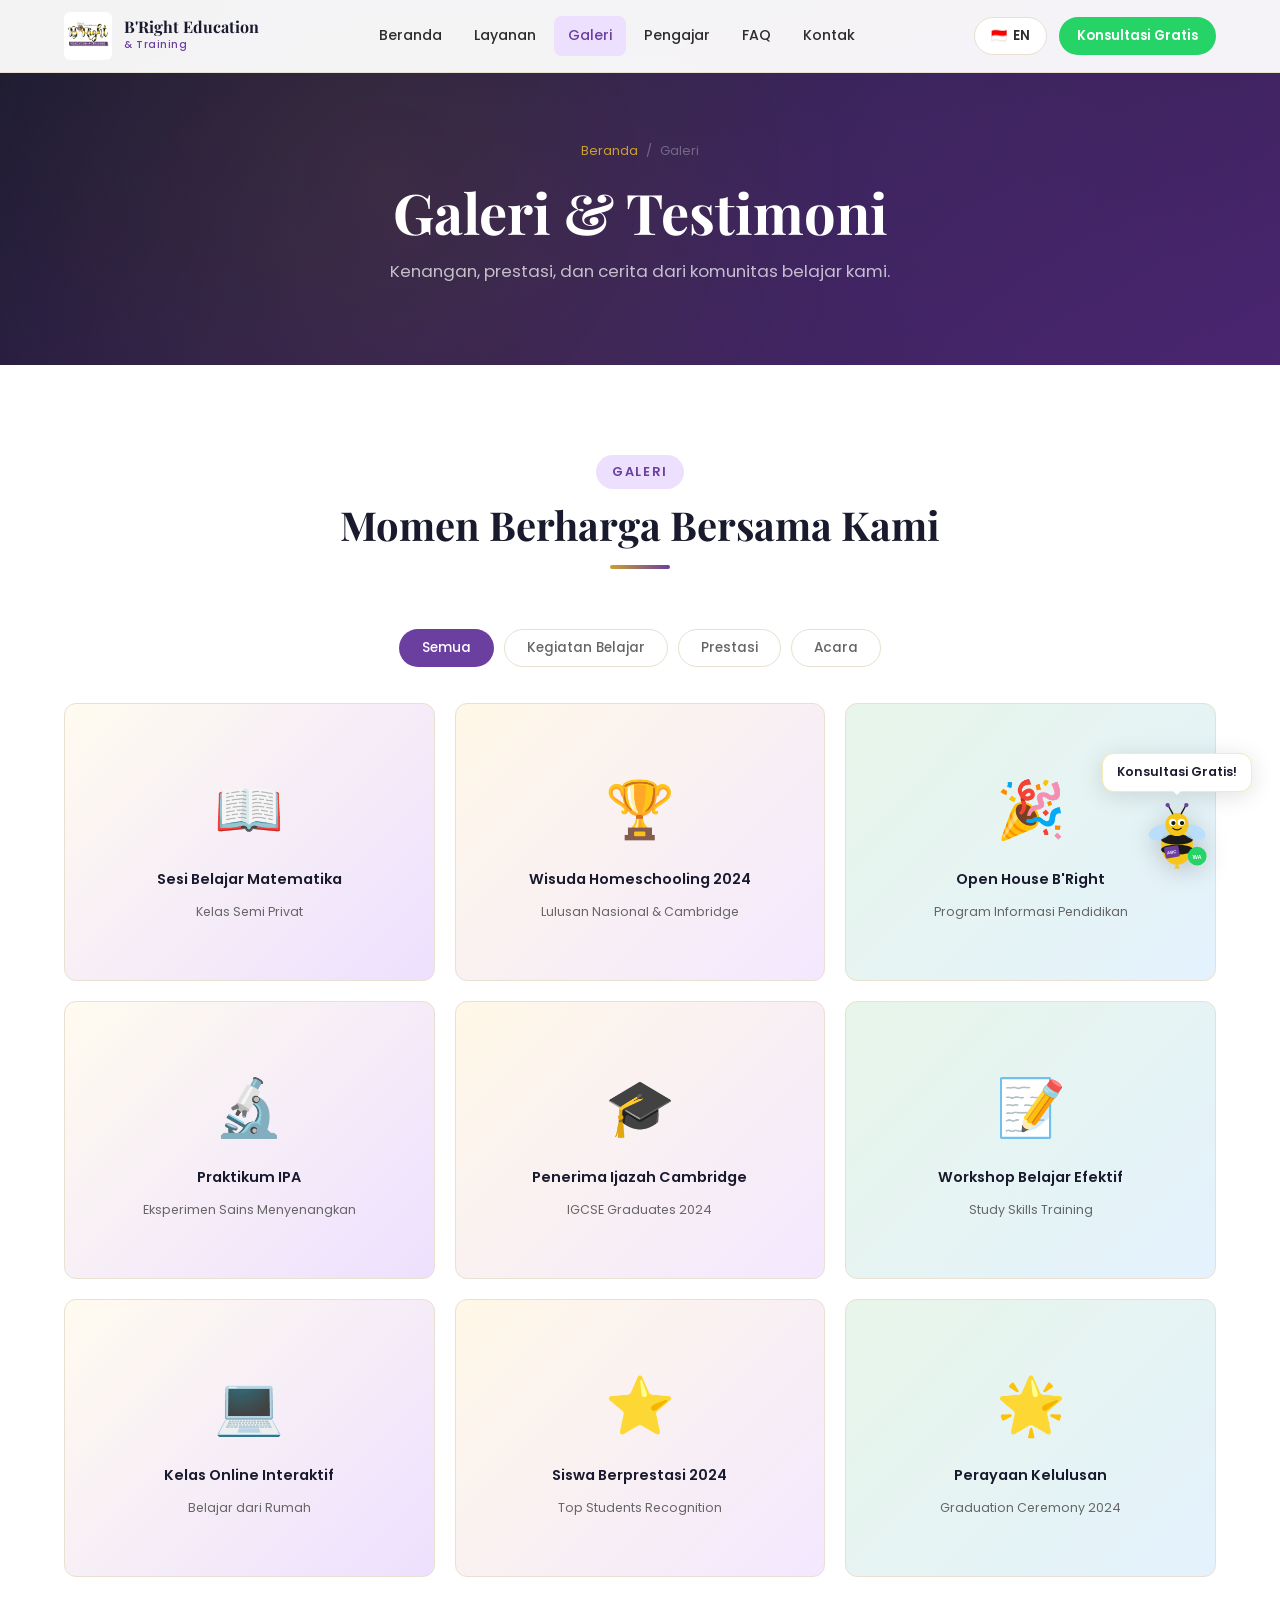
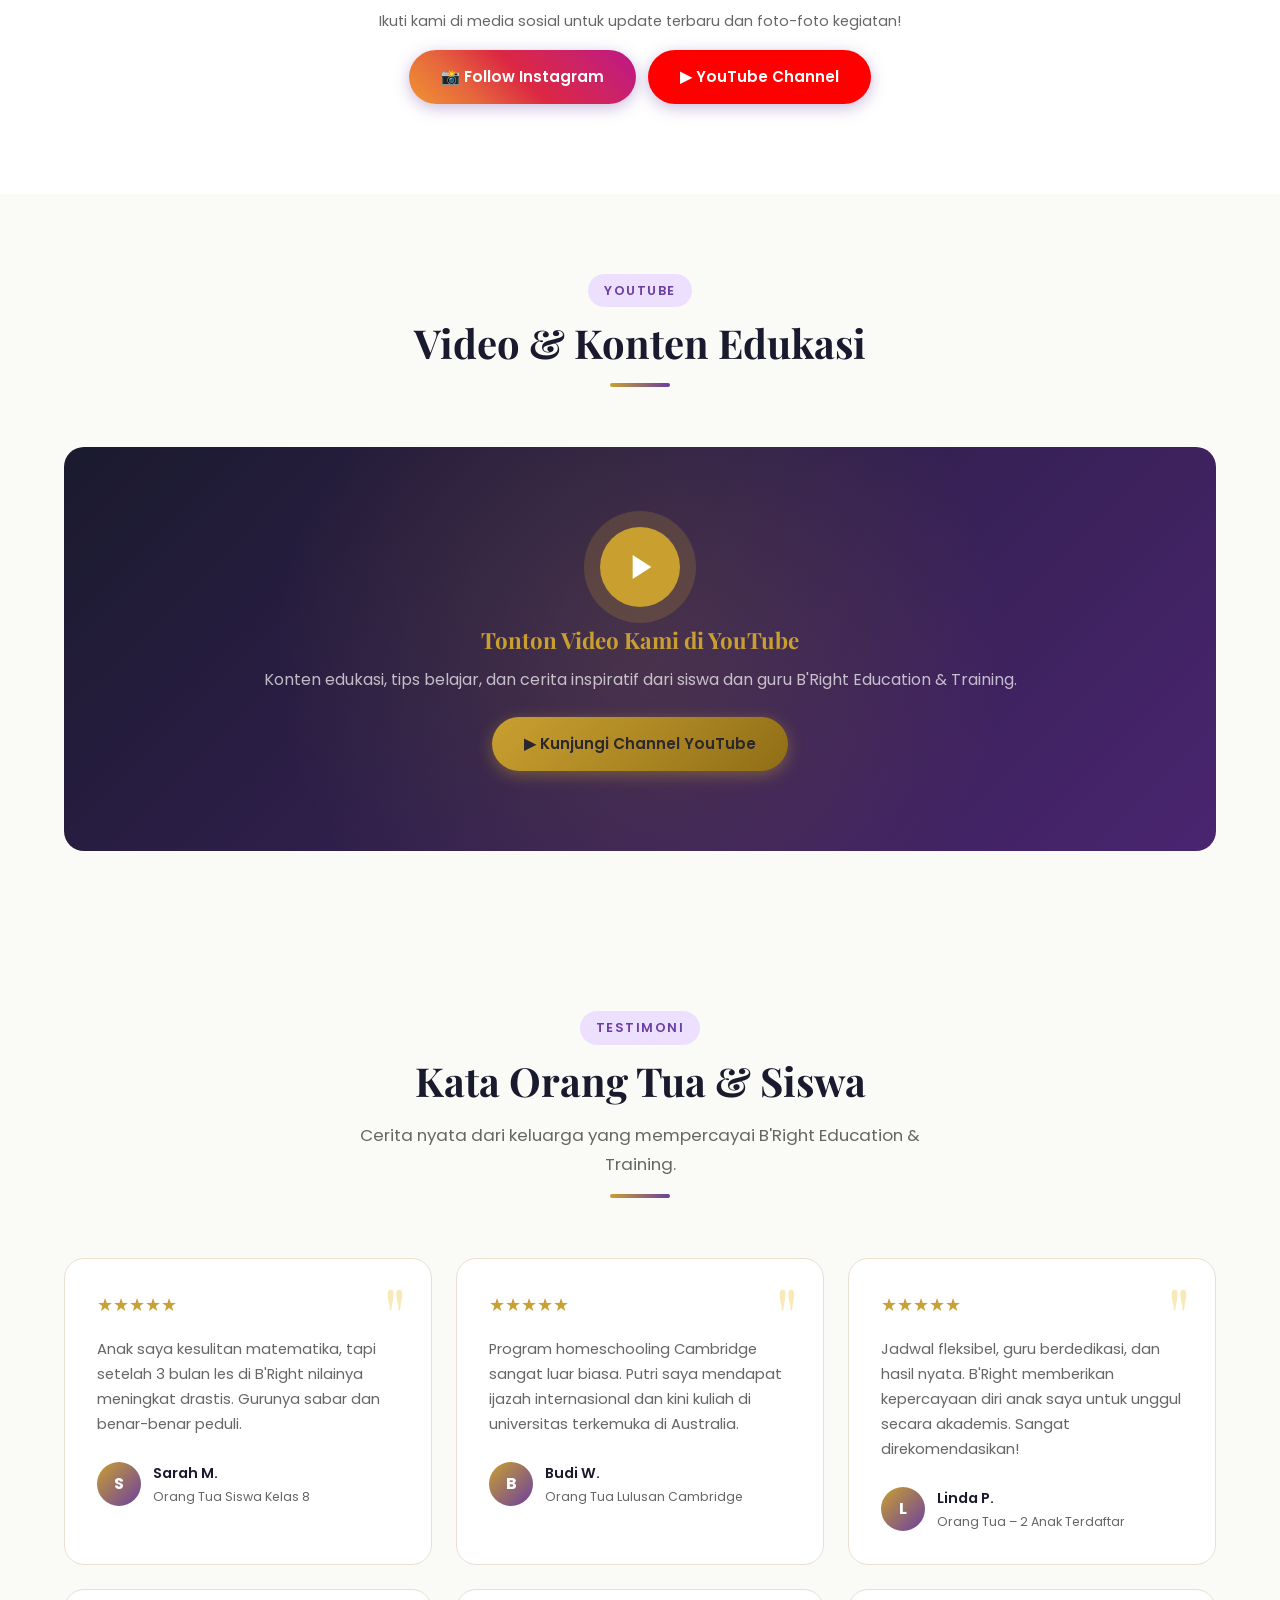
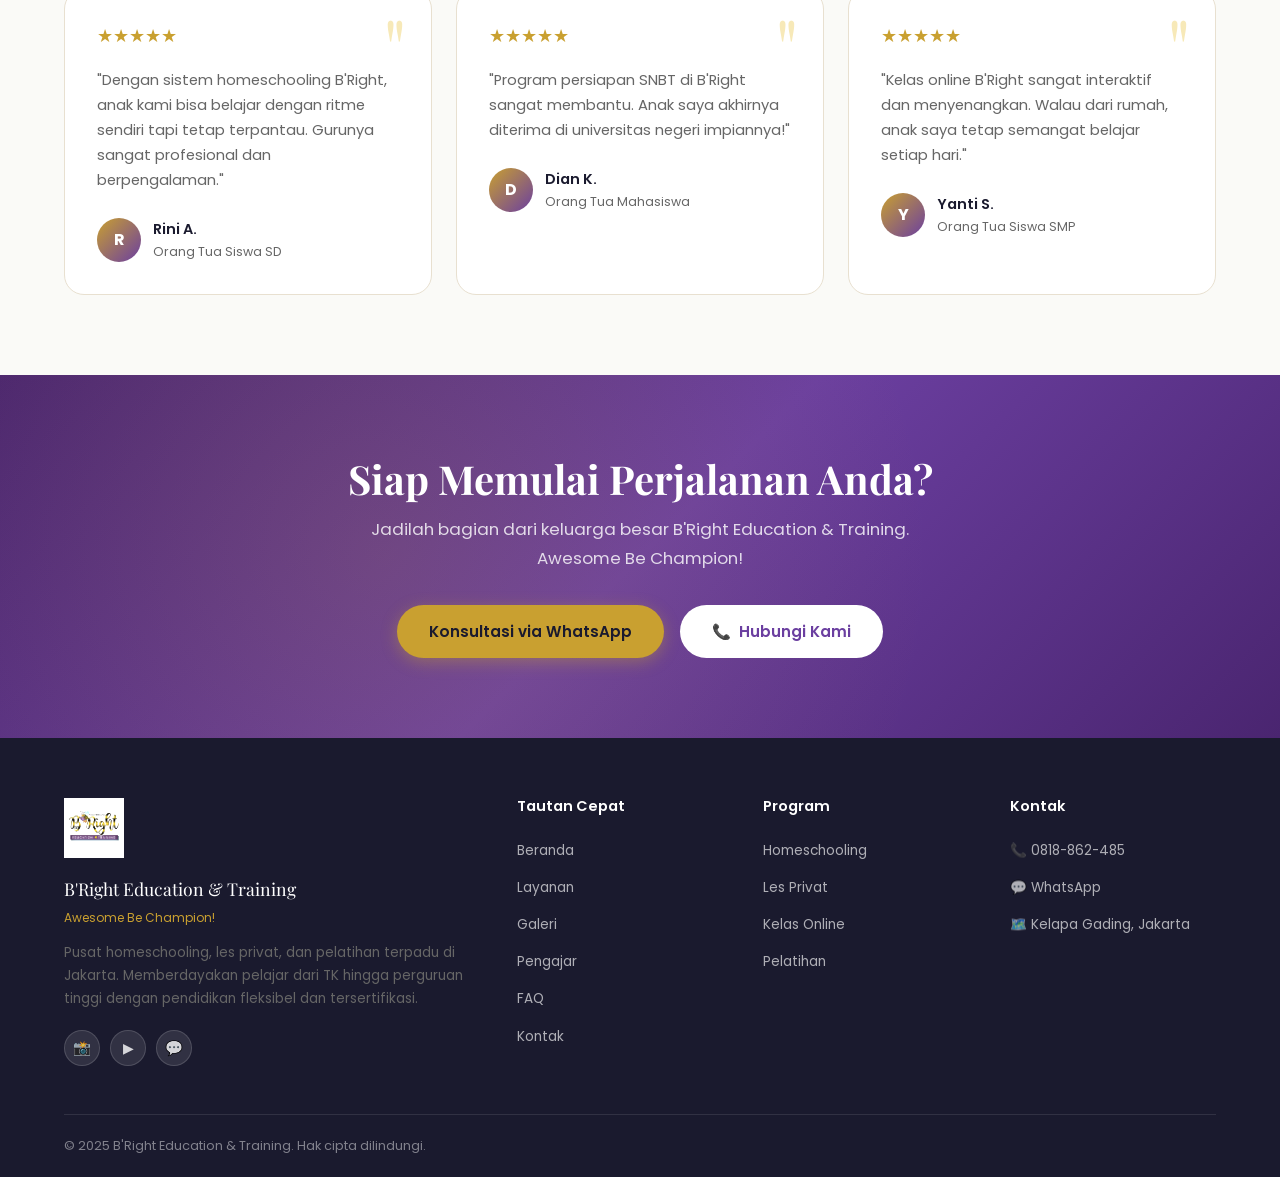
<file: gallery.html>
<!DOCTYPE html>
<html lang="id">
<head>
  <meta charset="UTF-8" />
  <meta name="viewport" content="width=device-width, initial-scale=1.0" />
  <title>Galeri & Testimoni – B'Right Education & Training</title>
  <meta name="description" content="Galeri kegiatan belajar, prestasi siswa, dan testimoni orang tua di B'Right Education & Training Jakarta." />
  <link rel="icon" type="image/svg+xml" href="favicon.svg" />
  <link rel="stylesheet" href="style.css" />
  <style>
    .testi-section { padding: 80px 0; background: var(--bg-light); }
    .testi-grid { display: grid; grid-template-columns: repeat(auto-fill, minmax(300px, 1fr)); gap: 24px; }
    .gallery-item-placeholder {
      width: 100%; height: 100%; display: flex; flex-direction: column;
      align-items: center; justify-content: center; gap: 10px; padding: 20px;
      text-align: center;
    }
    .gallery-item-placeholder .gi-icon { font-size: 3.5rem; }
    .gallery-item-placeholder .gi-title { font-size: 0.9rem; font-weight: 600; color: var(--dark); }
    .gallery-item-placeholder .gi-sub { font-size: 0.78rem; color: var(--text-muted); }
    .gallery-item {
      cursor: default;
      background: linear-gradient(135deg, var(--gold-pale) 0%, var(--purple-light) 100%);
    }
    .gallery-item[data-category="achievement"] {
      background: linear-gradient(135deg, #FFF8E7 0%, #F3E8FF 100%);
    }
    .gallery-item[data-category="event"] {
      background: linear-gradient(135deg, #E8F5E9 0%, #E3F2FD 100%);
    }
    .video-section { padding: 80px 0; }
    .video-placeholder {
      background: linear-gradient(135deg, var(--dark), var(--purple-dark));
      border-radius: var(--radius-lg); padding: 80px 40px;
      text-align: center; color: white; position: relative; overflow: hidden;
    }
    .video-placeholder::before {
      content: ''; position: absolute; inset: 0;
      background: radial-gradient(circle at 50% 50%, rgba(201,160,48,0.15) 0%, transparent 60%);
    }
    .video-placeholder h3 { color: var(--gold); margin-bottom: 12px; position: relative; z-index: 1; }
    .video-placeholder p { color: rgba(255,255,255,0.7); margin-bottom: 24px; position: relative; z-index: 1; }
    .play-btn {
      width: 80px; height: 80px; border-radius: 50%;
      background: var(--gold); display: flex; align-items: center; justify-content: center;
      margin: 0 auto 20px; cursor: pointer; transition: all var(--transition);
      position: relative; z-index: 1;
      box-shadow: 0 0 0 16px rgba(201,160,48,0.2);
    }
    .play-btn:hover { transform: scale(1.1); box-shadow: 0 0 0 20px rgba(201,160,48,0.3); }
    .play-btn svg { margin-left: 4px; }
  </style>
</head>
<body>

<!-- NAVBAR -->
<nav class="navbar" id="navbar">
  <div class="container">
    <div class="nav-inner">
      <a href="index.html" class="nav-logo">
        <img src="images/brightedu.jpg" alt="B'Right Education Logo" />
        <div class="nav-logo-text">
          <span class="nav-logo-title">B'Right Education</span>
          <span class="nav-logo-sub">& Training</span>
        </div>
      </a>
      <div class="nav-links">
        <a href="index.html" class="nav-link" data-t="nav_home">Beranda</a>
        <a href="services.html" class="nav-link" data-t="nav_services">Layanan</a>
        <a href="gallery.html" class="nav-link" data-t="nav_gallery">Galeri</a>
        <a href="teachers.html" class="nav-link" data-t="nav_teachers">Pengajar</a>
        <a href="faq.html" class="nav-link" data-t="nav_faq">FAQ</a>
        <a href="contact.html" class="nav-link" data-t="nav_contact">Kontak</a>
      </div>
      <div class="nav-actions">
        <button class="lang-btn lang-toggle-btn"><span class="lang-current-flag">🇮🇩</span><span class="lang-toggle-label">EN</span></button>
        <a href="#" class="nav-wa" data-wa><span data-t="nav_consult">Konsultasi Gratis</span></a>
      </div>
      <button class="hamburger" id="hamburger"><span></span><span></span><span></span></button>
    </div>
  </div>
  <div class="mobile-menu" id="mobile-menu">
    <a href="index.html" class="mobile-link" data-t="nav_home">Beranda</a>
    <a href="services.html" class="mobile-link" data-t="nav_services">Layanan</a>
    <a href="gallery.html" class="mobile-link" data-t="nav_gallery">Galeri</a>
    <a href="teachers.html" class="mobile-link" data-t="nav_teachers">Pengajar</a>
    <a href="faq.html" class="mobile-link" data-t="nav_faq">FAQ</a>
    <a href="contact.html" class="mobile-link" data-t="nav_contact">Kontak</a>
    <div class="mobile-actions">
      <button class="lang-btn lang-toggle-btn"><span class="lang-current-flag">🇮🇩</span><span class="lang-toggle-label">EN</span></button>
    </div>
  </div>
</nav>

<!-- PAGE HERO -->
<section class="page-hero">
  <div class="page-hero-content container">
    <div class="breadcrumb"><a href="index.html">Beranda</a><span>/</span><span data-t="nav_gallery">Galeri</span></div>
    <h1 data-t="gallery_hero_title">Galeri & Testimoni</h1>
    <p data-t="gallery_hero_desc">Kenangan, prestasi, dan cerita dari komunitas belajar kami.</p>
  </div>
</section>

<!-- GALLERY -->
<section class="section">
  <div class="container">
    <div class="section-header fade-in">
      <span class="section-label">Galeri</span>
      <h2>Momen Berharga Bersama Kami</h2>
      <div class="divider"></div>
    </div>
    <div class="gallery-filter">
      <button class="filter-btn active" data-filter="all" data-t="gallery_filter_all">Semua</button>
      <button class="filter-btn" data-filter="activity" data-t="gallery_filter_activity">Kegiatan Belajar</button>
      <button class="filter-btn" data-filter="achievement" data-t="gallery_filter_achievement">Prestasi</button>
      <button class="filter-btn" data-filter="event" data-t="gallery_filter_event">Acara</button>
    </div>
    <div class="gallery-grid">
      <div class="gallery-item fade-in" data-category="activity">
        <div class="gallery-item-placeholder">
          <div class="gi-icon">📖</div>
          <div class="gi-title">Sesi Belajar Matematika</div>
          <div class="gi-sub">Kelas Semi Privat</div>
        </div>
        <div class="gallery-overlay"><span>Kegiatan Belajar</span></div>
      </div>
      <div class="gallery-item fade-in fade-in-delay-1" data-category="achievement">
        <div class="gallery-item-placeholder">
          <div class="gi-icon">🏆</div>
          <div class="gi-title">Wisuda Homeschooling 2024</div>
          <div class="gi-sub">Lulusan Nasional & Cambridge</div>
        </div>
        <div class="gallery-overlay"><span>Prestasi</span></div>
      </div>
      <div class="gallery-item fade-in fade-in-delay-2" data-category="event">
        <div class="gallery-item-placeholder">
          <div class="gi-icon">🎉</div>
          <div class="gi-title">Open House B'Right</div>
          <div class="gi-sub">Program Informasi Pendidikan</div>
        </div>
        <div class="gallery-overlay"><span>Acara</span></div>
      </div>
      <div class="gallery-item fade-in" data-category="activity">
        <div class="gallery-item-placeholder">
          <div class="gi-icon">🔬</div>
          <div class="gi-title">Praktikum IPA</div>
          <div class="gi-sub">Eksperimen Sains Menyenangkan</div>
        </div>
        <div class="gallery-overlay"><span>Kegiatan Belajar</span></div>
      </div>
      <div class="gallery-item fade-in fade-in-delay-1" data-category="achievement">
        <div class="gallery-item-placeholder">
          <div class="gi-icon">🎓</div>
          <div class="gi-title">Penerima Ijazah Cambridge</div>
          <div class="gi-sub">IGCSE Graduates 2024</div>
        </div>
        <div class="gallery-overlay"><span>Prestasi</span></div>
      </div>
      <div class="gallery-item fade-in fade-in-delay-2" data-category="event">
        <div class="gallery-item-placeholder">
          <div class="gi-icon">📝</div>
          <div class="gi-title">Workshop Belajar Efektif</div>
          <div class="gi-sub">Study Skills Training</div>
        </div>
        <div class="gallery-overlay"><span>Acara</span></div>
      </div>
      <div class="gallery-item fade-in" data-category="activity">
        <div class="gallery-item-placeholder">
          <div class="gi-icon">💻</div>
          <div class="gi-title">Kelas Online Interaktif</div>
          <div class="gi-sub">Belajar dari Rumah</div>
        </div>
        <div class="gallery-overlay"><span>Kegiatan Belajar</span></div>
      </div>
      <div class="gallery-item fade-in fade-in-delay-1" data-category="achievement">
        <div class="gallery-item-placeholder">
          <div class="gi-icon">⭐</div>
          <div class="gi-title">Siswa Berprestasi 2024</div>
          <div class="gi-sub">Top Students Recognition</div>
        </div>
        <div class="gallery-overlay"><span>Prestasi</span></div>
      </div>
      <div class="gallery-item fade-in fade-in-delay-2" data-category="event">
        <div class="gallery-item-placeholder">
          <div class="gi-icon">🌟</div>
          <div class="gi-title">Perayaan Kelulusan</div>
          <div class="gi-sub">Graduation Ceremony 2024</div>
        </div>
        <div class="gallery-overlay"><span>Acara</span></div>
      </div>
    </div>
    <div style="text-align:center;margin-top:32px;">
      <p style="color:var(--text-muted);font-size:0.9rem;margin-bottom:16px;">Ikuti kami di media sosial untuk update terbaru dan foto-foto kegiatan!</p>
      <div style="display:flex;gap:12px;justify-content:center;flex-wrap:wrap;">
        <a href="https://www.instagram.com/bright.edutraining_indonesia/" target="_blank" class="btn btn-secondary" style="background:linear-gradient(45deg,#f09433,#e6683c,#dc2743,#cc2366,#bc1888);">📸 Follow Instagram</a>
        <a href="https://www.youtube.com/@brighteducationandtraining0909" target="_blank" class="btn btn-secondary" style="background:#FF0000;">▶ YouTube Channel</a>
      </div>
    </div>
  </div>
</section>

<!-- VIDEO SECTION -->
<section class="video-section section-alt section">
  <div class="container">
    <div class="section-header fade-in">
      <span class="section-label">YouTube</span>
      <h2>Video & Konten Edukasi</h2>
      <div class="divider"></div>
    </div>
    <div class="video-placeholder fade-in">
      <div class="play-btn" onclick="window.open('https://www.youtube.com/@brighteducationandtraining0909','_blank')">
        <svg width="32" height="32" viewBox="0 0 24 24" fill="white"><polygon points="5 3 19 12 5 21 5 3"/></svg>
      </div>
      <h3>Tonton Video Kami di YouTube</h3>
      <p>Konten edukasi, tips belajar, dan cerita inspiratif dari siswa dan guru B'Right Education & Training.</p>
      <a href="https://www.youtube.com/@brighteducationandtraining0909" target="_blank" class="btn btn-primary">▶ Kunjungi Channel YouTube</a>
    </div>
  </div>
</section>

<!-- TESTIMONIALS -->
<section class="testi-section">
  <div class="container">
    <div class="section-header fade-in">
      <span class="section-label" data-t="label_testimonials">Testimoni</span>
      <h2 data-t="testi_title">Kata Orang Tua & Siswa</h2>
      <p data-t="testi_desc">Cerita nyata dari keluarga yang mempercayai B'Right Education & Training.</p>
      <div class="divider"></div>
    </div>
    <div class="testi-grid">
      <div class="testimonial-card fade-in">
        <div class="testimonial-stars">★★★★★</div>
        <p class="testimonial-text" data-t="testi1_text">"Anak saya kesulitan matematika, tapi setelah 3 bulan les di B'Right nilainya meningkat drastis. Gurunya sabar dan benar-benar peduli."</p>
        <div class="testimonial-author">
          <div class="author-avatar">S</div>
          <div>
            <div class="author-name" data-t="testi1_name">Sarah M.</div>
            <div class="author-role" data-t="testi1_role">Orang Tua Siswa Kelas 8</div>
          </div>
        </div>
      </div>
      <div class="testimonial-card fade-in fade-in-delay-1">
        <div class="testimonial-stars">★★★★★</div>
        <p class="testimonial-text" data-t="testi2_text">"Program homeschooling Cambridge sangat luar biasa. Putri saya mendapat ijazah internasional dan kini kuliah di universitas terkemuka di Australia."</p>
        <div class="testimonial-author">
          <div class="author-avatar">B</div>
          <div>
            <div class="author-name" data-t="testi2_name">Budi W.</div>
            <div class="author-role" data-t="testi2_role">Orang Tua Lulusan Cambridge</div>
          </div>
        </div>
      </div>
      <div class="testimonial-card fade-in fade-in-delay-2">
        <div class="testimonial-stars">★★★★★</div>
        <p class="testimonial-text" data-t="testi3_text">"Jadwal fleksibel, guru berdedikasi, dan hasil nyata. B'Right memberikan kepercayaan diri anak saya. Sangat direkomendasikan!"</p>
        <div class="testimonial-author">
          <div class="author-avatar">L</div>
          <div>
            <div class="author-name" data-t="testi3_name">Linda P.</div>
            <div class="author-role" data-t="testi3_role">Orang Tua – 2 Anak Terdaftar</div>
          </div>
        </div>
      </div>
      <div class="testimonial-card fade-in">
        <div class="testimonial-stars">★★★★★</div>
        <p class="testimonial-text">"Dengan sistem homeschooling B'Right, anak kami bisa belajar dengan ritme sendiri tapi tetap terpantau. Gurunya sangat profesional dan berpengalaman."</p>
        <div class="testimonial-author">
          <div class="author-avatar">R</div>
          <div>
            <div class="author-name">Rini A.</div>
            <div class="author-role">Orang Tua Siswa SD</div>
          </div>
        </div>
      </div>
      <div class="testimonial-card fade-in fade-in-delay-1">
        <div class="testimonial-stars">★★★★★</div>
        <p class="testimonial-text">"Program persiapan SNBT di B'Right sangat membantu. Anak saya akhirnya diterima di universitas negeri impiannya!"</p>
        <div class="testimonial-author">
          <div class="author-avatar">D</div>
          <div>
            <div class="author-name">Dian K.</div>
            <div class="author-role">Orang Tua Mahasiswa</div>
          </div>
        </div>
      </div>
      <div class="testimonial-card fade-in fade-in-delay-2">
        <div class="testimonial-stars">★★★★★</div>
        <p class="testimonial-text">"Kelas online B'Right sangat interaktif dan menyenangkan. Walau dari rumah, anak saya tetap semangat belajar setiap hari."</p>
        <div class="testimonial-author">
          <div class="author-avatar">Y</div>
          <div>
            <div class="author-name">Yanti S.</div>
            <div class="author-role">Orang Tua Siswa SMP</div>
          </div>
        </div>
      </div>
    </div>
  </div>
</section>

<!-- CTA -->
<section class="cta-section">
  <div class="container">
    <div class="cta-content fade-in">
      <h2 data-t="cta_title">Siap Bergabung?</h2>
      <p>Jadilah bagian dari keluarga besar B'Right Education & Training. Awesome Be Champion!</p>
      <div class="cta-btns">
        <a href="#" class="btn btn-primary" data-wa data-t="cta_btn1">Konsultasi via WhatsApp</a>
        <a href="tel:+62818862485" class="btn btn-white">📞 <span data-t="cta_btn2">Hubungi Kami</span></a>
      </div>
    </div>
  </div>
</section>

<!-- FOOTER -->
<footer>
  <div class="container">
    <div class="footer-grid">
      <div class="footer-brand">
        <img src="images/brightedu.jpg" alt="B'Right Education & Training" />
        <div class="footer-brand-name">B'Right Education & Training</div>
        <div class="footer-brand-sub">Awesome Be Champion!</div>
        <p data-t="footer_desc">Pusat homeschooling, les privat, dan pelatihan terpadu di Jakarta.</p>
        <div class="footer-social">
          <a href="https://www.instagram.com/bright.edutraining_indonesia/" target="_blank">📸</a>
          <a href="https://www.youtube.com/@brighteducationandtraining0909" target="_blank">▶</a>
          <a href="#" data-wa>💬</a>
        </div>
      </div>
      <div class="footer-col">
        <h4 data-t="footer_col2">Tautan Cepat</h4>
        <ul>
          <li><a href="index.html" data-t="nav_home">Beranda</a></li>
          <li><a href="services.html" data-t="nav_services">Layanan</a></li>
          <li><a href="gallery.html" data-t="nav_gallery">Galeri</a></li>
          <li><a href="teachers.html" data-t="nav_teachers">Pengajar</a></li>
          <li><a href="faq.html" data-t="nav_faq">FAQ</a></li>
          <li><a href="contact.html" data-t="nav_contact">Kontak</a></li>
        </ul>
      </div>
      <div class="footer-col">
        <h4 data-t="footer_col3">Program</h4>
        <ul>
          <li><a href="services.html" data-t="footer_program1">Homeschooling</a></li>
          <li><a href="services.html" data-t="footer_program2">Les Privat</a></li>
          <li><a href="services.html" data-t="footer_program3">Kelas Online</a></li>
          <li><a href="services.html" data-t="footer_program4">Pelatihan</a></li>
        </ul>
      </div>
      <div class="footer-col">
        <h4 data-t="footer_col4">Kontak</h4>
        <ul>
          <li><a href="tel:+62818862485">📞 0818-862-485</a></li>
          <li><a href="#" data-wa>💬 WhatsApp</a></li>
          <li><a href="contact.html">🗺️ Kelapa Gading, Jakarta</a></li>
        </ul>
      </div>
    </div>
    <div class="footer-bottom">
      <p data-t="footer_copyright">© 2025 B'Right Education & Training.</p>
    </div>
  </div>
</footer>

<div class="bee-float">
  <div class="bee-speech" data-t="bee_speech">Konsultasi Gratis!</div>
  <div class="bee-btn" id="bee-btn" role="button" tabindex="0">
    <svg class="bee-svg" viewBox="0 0 100 100" xmlns="http://www.w3.org/2000/svg">
      <ellipse cx="50" cy="62" rx="22" ry="28" fill="#F5C518"/>
      <ellipse cx="50" cy="55" rx="22" ry="7" fill="#1A1A1A"/>
      <ellipse cx="50" cy="69" rx="22" ry="7" fill="#1A1A1A"/>
      <ellipse cx="26" cy="45" rx="16" ry="10" fill="rgba(180,220,255,0.85)" transform="rotate(-20 26 45)"/>
      <ellipse cx="74" cy="45" rx="16" ry="10" fill="rgba(180,220,255,0.85)" transform="rotate(20 74 45)"/>
      <circle cx="50" cy="34" r="16" fill="#F5C518"/>
      <circle cx="44" cy="31" r="5" fill="white"/><circle cx="56" cy="31" r="5" fill="white"/>
      <circle cx="45" cy="32" r="3" fill="#1A1A1A"/><circle cx="57" cy="32" r="3" fill="#1A1A1A"/>
      <path d="M44 39 Q50 44 56 39" stroke="#1A1A1A" stroke-width="1.5" fill="none" stroke-linecap="round"/>
      <line x1="44" y1="19" x2="38" y2="8" stroke="#1A1A1A" stroke-width="2" stroke-linecap="round"/>
      <circle cx="37" cy="7" r="3" fill="#6B3FA0"/>
      <line x1="56" y1="19" x2="62" y2="8" stroke="#1A1A1A" stroke-width="2" stroke-linecap="round"/>
      <circle cx="63" cy="7" r="3" fill="#6B3FA0"/>
      <rect x="33" y="64" width="20" height="16" rx="2" fill="#6B3FA0" transform="rotate(-10 43 72)"/>
      <text x="36" y="75" font-size="6" fill="white" font-weight="bold" transform="rotate(-10 40 72)" font-family="Arial">ABC</text>
      <polygon points="50,88 46,95 54,95" fill="#F5C518"/>
      <circle cx="78" cy="78" r="13" fill="#25D366"/>
      <text x="78" y="82" text-anchor="middle" font-size="8" fill="white" font-weight="bold" font-family="Arial">WA</text>
    </svg>
  </div>
</div>
<script src="script.js"></script>
</body>
</html>
</file>
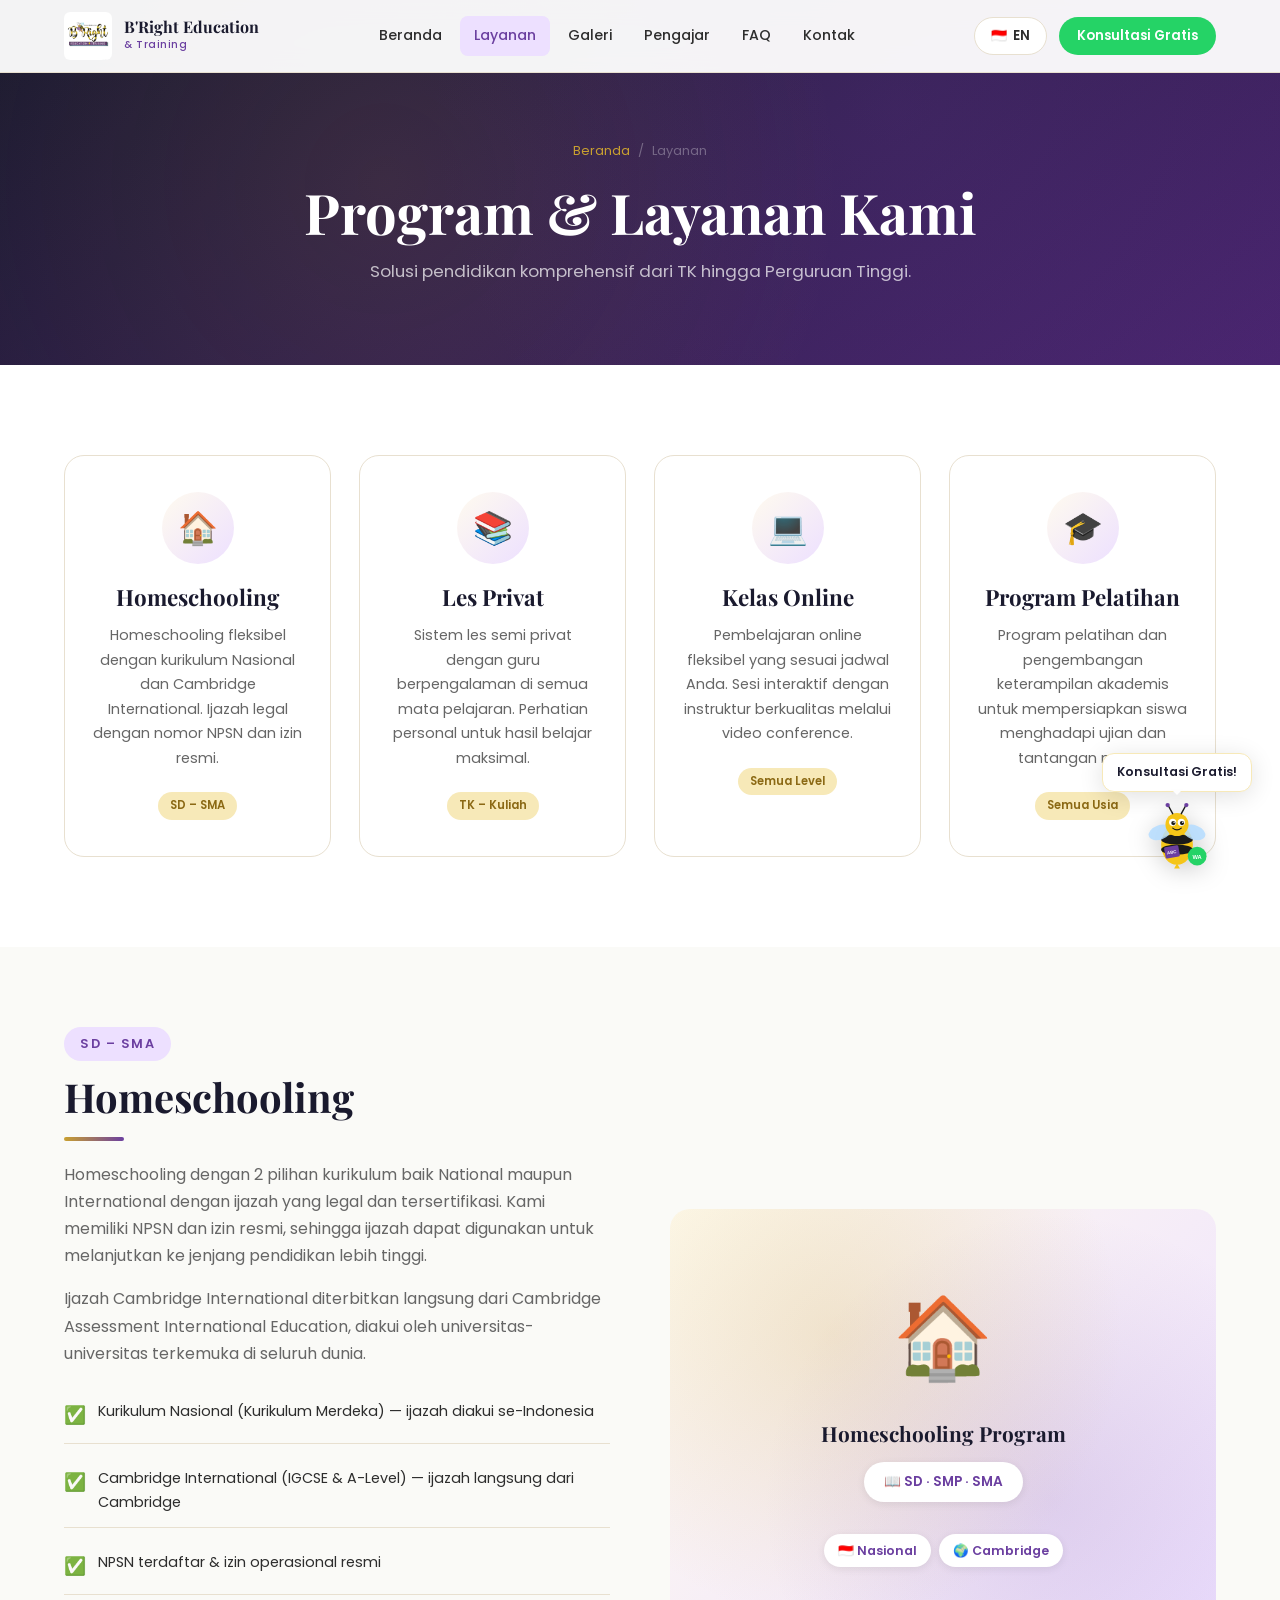
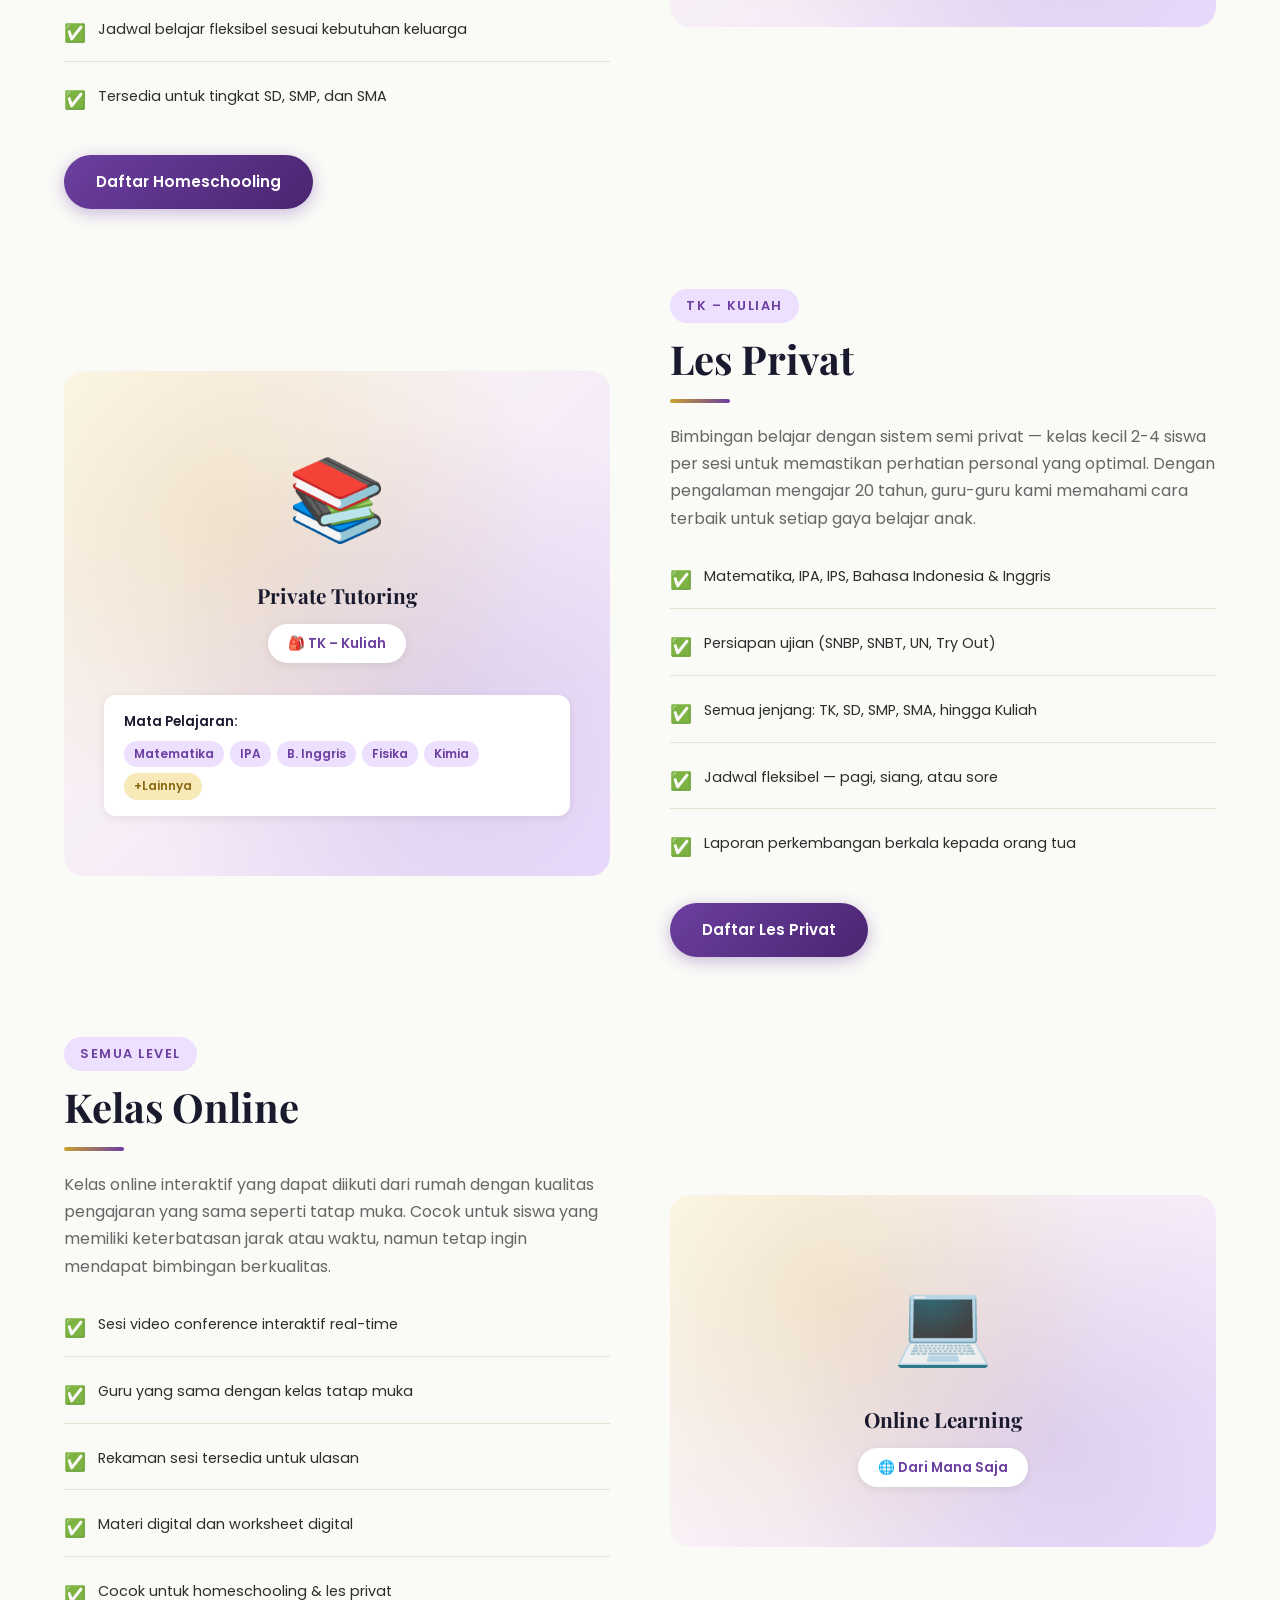
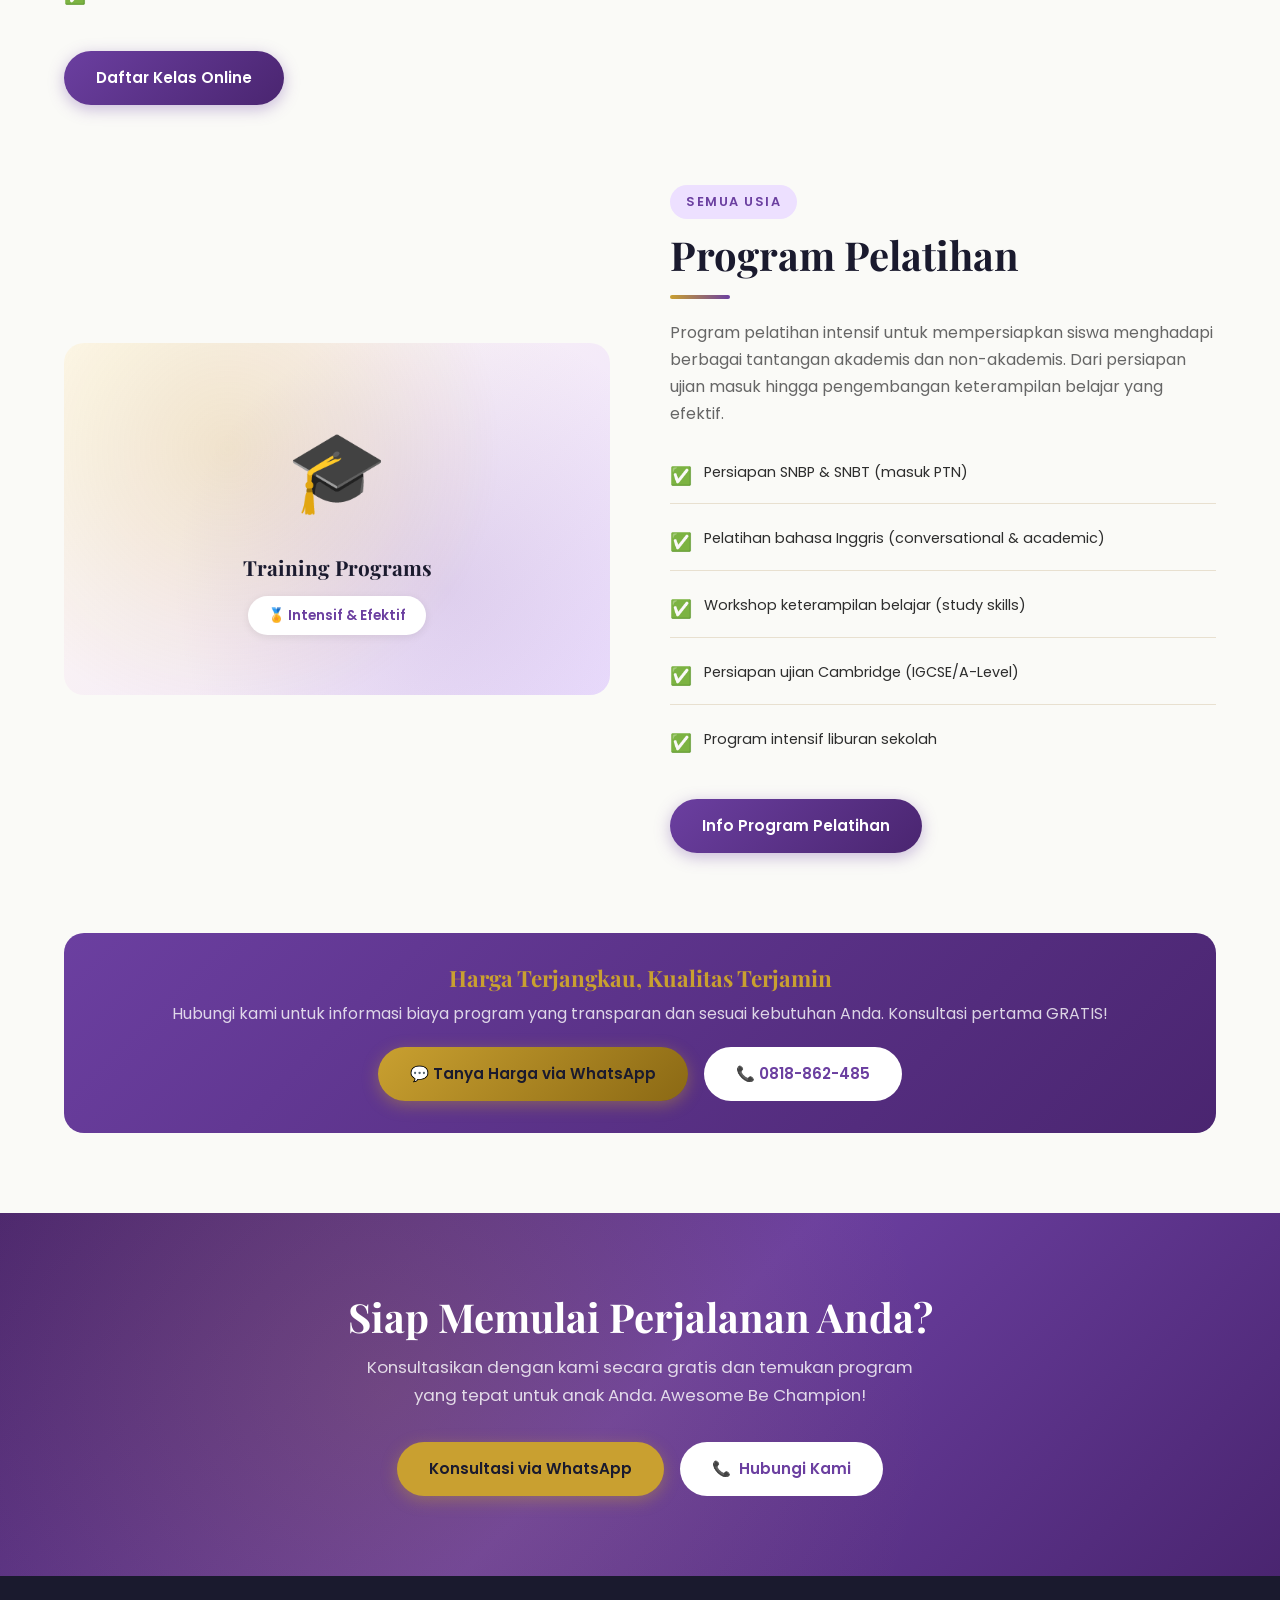
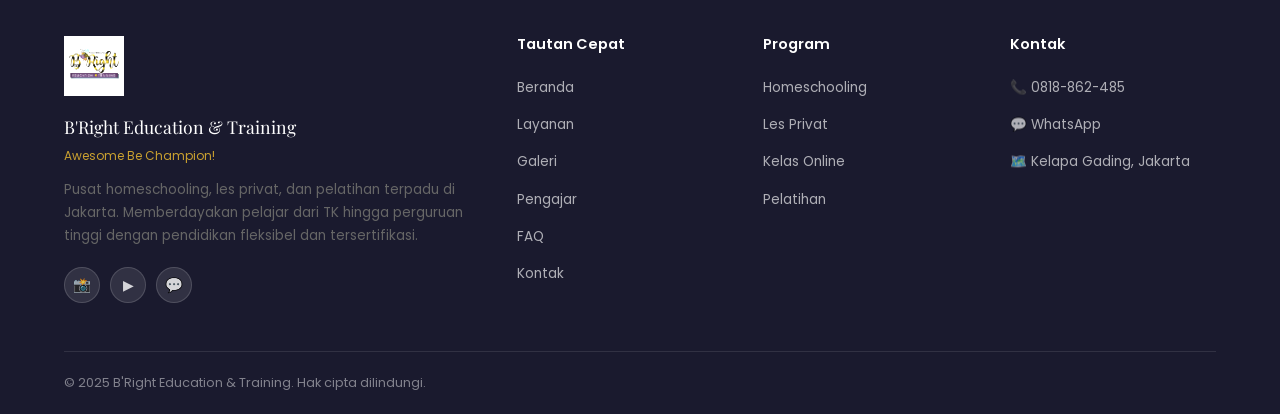
<file: services.html>
<!DOCTYPE html>
<html lang="id">
<head>
  <meta charset="UTF-8" />
  <meta name="viewport" content="width=device-width, initial-scale=1.0" />
  <title>Layanan – B'Right Education & Training</title>
  <meta name="description" content="Program homeschooling, les privat, kelas online, dan pelatihan di B'Right Education & Training Jakarta." />
  <link rel="icon" type="image/svg+xml" href="favicon.svg" />
  <link rel="stylesheet" href="style.css" />
  <style>
    .services-detail-section { padding: 80px 0; }
    .service-detail-card {
      display: grid; grid-template-columns: 1fr 1fr; gap: 60px;
      align-items: center; margin-bottom: 80px;
    }
    .service-detail-card:nth-child(even) { direction: rtl; }
    .service-detail-card:nth-child(even) > * { direction: ltr; }
    .service-detail-content {}
    .service-detail-content h2 { color: var(--dark); margin-bottom: 12px; }
    .service-detail-content .divider { margin-left: 0; margin-bottom: 20px; }
    .service-detail-content p { margin-bottom: 16px; }
    .service-features { display: flex; flex-direction: column; gap: 10px; margin: 20px 0; }
    .service-feature {
      display: flex; align-items: flex-start; gap: 12px;
      padding: 12px 0; border-bottom: 1px solid var(--border);
    }
    .service-feature:last-child { border-bottom: none; }
    .sf-icon { color: var(--gold); font-size: 1.1rem; flex-shrink: 0; margin-top: 2px; }
    .sf-text { font-size: 0.9rem; color: var(--text); }
    .service-detail-visual {
      background: linear-gradient(135deg, var(--gold-pale), var(--purple-light));
      border-radius: var(--radius-lg); padding: 60px 40px;
      text-align: center; display: flex; align-items: center; justify-content: center;
      flex-direction: column; gap: 16px; min-height: 320px;
      position: relative; overflow: hidden;
    }
    .service-detail-visual::before {
      content: ''; position: absolute; inset: 0;
      background: radial-gradient(circle at 30% 30%, rgba(201,160,48,0.2) 0%, transparent 60%),
                  radial-gradient(circle at 70% 70%, rgba(107,63,160,0.15) 0%, transparent 60%);
    }
    .service-detail-visual .big-icon { font-size: 5rem; position: relative; z-index: 1; }
    .service-detail-visual h3 {
      font-family: var(--font-heading); font-size: 1.3rem; color: var(--dark);
      position: relative; z-index: 1;
    }
    .service-detail-visual .level-badge {
      display: inline-flex; align-items: center; gap: 8px;
      background: white; border-radius: 50px; padding: 8px 20px;
      font-size: 0.85rem; font-weight: 600; color: var(--purple);
      box-shadow: var(--shadow-sm); position: relative; z-index: 1;
    }
    .pricing-note {
      background: linear-gradient(135deg, var(--purple), var(--purple-dark));
      color: white; border-radius: var(--radius-lg); padding: 32px;
      text-align: center; margin-top: 40px;
    }
    .pricing-note h3 { color: var(--gold); margin-bottom: 8px; }
    .pricing-note p { color: rgba(255,255,255,0.8); margin-bottom: 20px; }
    @media (max-width: 768px) {
      .service-detail-card { grid-template-columns: 1fr; direction: ltr; }
      .service-detail-card:nth-child(even) { direction: ltr; }
    }
  </style>
</head>
<body>

<!-- NAVBAR -->
<nav class="navbar" id="navbar">
  <div class="container">
    <div class="nav-inner">
      <a href="index.html" class="nav-logo">
        <img src="images/brightedu.jpg" alt="B'Right Education Logo" />
        <div class="nav-logo-text">
          <span class="nav-logo-title">B'Right Education</span>
          <span class="nav-logo-sub">& Training</span>
        </div>
      </a>
      <div class="nav-links">
        <a href="index.html" class="nav-link" data-t="nav_home">Beranda</a>
        <a href="services.html" class="nav-link" data-t="nav_services">Layanan</a>
        <a href="gallery.html" class="nav-link" data-t="nav_gallery">Galeri</a>
        <a href="teachers.html" class="nav-link" data-t="nav_teachers">Pengajar</a>
        <a href="faq.html" class="nav-link" data-t="nav_faq">FAQ</a>
        <a href="contact.html" class="nav-link" data-t="nav_contact">Kontak</a>
      </div>
      <div class="nav-actions">
        <button class="lang-btn lang-toggle-btn"><span class="lang-current-flag">🇮🇩</span><span class="lang-toggle-label">EN</span></button>
        <a href="#" class="nav-wa" data-wa><span data-t="nav_consult">Konsultasi Gratis</span></a>
      </div>
      <button class="hamburger" id="hamburger"><span></span><span></span><span></span></button>
    </div>
  </div>
  <div class="mobile-menu" id="mobile-menu">
    <a href="index.html" class="mobile-link" data-t="nav_home">Beranda</a>
    <a href="services.html" class="mobile-link" data-t="nav_services">Layanan</a>
    <a href="gallery.html" class="mobile-link" data-t="nav_gallery">Galeri</a>
    <a href="teachers.html" class="mobile-link" data-t="nav_teachers">Pengajar</a>
    <a href="faq.html" class="mobile-link" data-t="nav_faq">FAQ</a>
    <a href="contact.html" class="mobile-link" data-t="nav_contact">Kontak</a>
    <div class="mobile-actions">
      <button class="lang-btn lang-toggle-btn"><span class="lang-current-flag">🇮🇩</span><span class="lang-toggle-label">EN</span></button>
    </div>
  </div>
</nav>

<!-- PAGE HERO -->
<section class="page-hero">
  <div class="page-hero-content container">
    <div class="breadcrumb"><a href="index.html">Beranda</a><span>/</span><span data-t="nav_services">Layanan</span></div>
    <h1 data-t="services_hero_title">Program & Layanan Kami</h1>
    <p data-t="services_hero_desc">Solusi pendidikan komprehensif dari TK hingga Perguruan Tinggi.</p>
  </div>
</section>

<!-- SERVICES OVERVIEW -->
<section class="section">
  <div class="container">
    <div class="services-grid">
      <div class="service-card fade-in">
        <div class="service-icon">🏠</div>
        <h3 data-t="svc1_title">Homeschooling</h3>
        <p data-t="svc1_desc">Homeschooling fleksibel dengan kurikulum Nasional dan Cambridge International.</p>
        <span class="service-tag" data-t="svc1_tag">SD – SMA</span>
      </div>
      <div class="service-card fade-in fade-in-delay-1">
        <div class="service-icon">📚</div>
        <h3 data-t="svc2_title">Les Privat</h3>
        <p data-t="svc2_desc">Sistem les semi privat dengan guru berpengalaman di semua mata pelajaran.</p>
        <span class="service-tag" data-t="svc2_tag">TK – Kuliah</span>
      </div>
      <div class="service-card fade-in fade-in-delay-2">
        <div class="service-icon">💻</div>
        <h3 data-t="svc3_title">Kelas Online</h3>
        <p data-t="svc3_desc">Pembelajaran online fleksibel yang sesuai jadwal Anda.</p>
        <span class="service-tag" data-t="svc3_tag">Semua Level</span>
      </div>
      <div class="service-card fade-in fade-in-delay-3">
        <div class="service-icon">🎓</div>
        <h3 data-t="svc4_title">Program Pelatihan</h3>
        <p data-t="svc4_desc">Program pelatihan dan pengembangan keterampilan akademis.</p>
        <span class="service-tag" data-t="svc4_tag">Semua Usia</span>
      </div>
    </div>
  </div>
</section>

<!-- DETAILED SERVICES -->
<section class="section section-alt services-detail-section">
  <div class="container">

    <!-- Homeschooling -->
    <div class="service-detail-card fade-in" id="homeschooling">
      <div class="service-detail-content">
        <span class="section-label">SD – SMA</span>
        <h2 data-t="svc1_title">Homeschooling</h2>
        <div class="divider divider-left"></div>
        <p>Homeschooling dengan 2 pilihan kurikulum baik National maupun International dengan ijazah yang legal dan tersertifikasi. Kami memiliki NPSN dan izin resmi, sehingga ijazah dapat digunakan untuk melanjutkan ke jenjang pendidikan lebih tinggi.</p>
        <p>Ijazah Cambridge International diterbitkan langsung dari Cambridge Assessment International Education, diakui oleh universitas-universitas terkemuka di seluruh dunia.</p>
        <div class="service-features">
          <div class="service-feature"><span class="sf-icon">✅</span><span class="sf-text">Kurikulum Nasional (Kurikulum Merdeka) — ijazah diakui se-Indonesia</span></div>
          <div class="service-feature"><span class="sf-icon">✅</span><span class="sf-text">Cambridge International (IGCSE & A-Level) — ijazah langsung dari Cambridge</span></div>
          <div class="service-feature"><span class="sf-icon">✅</span><span class="sf-text">NPSN terdaftar & izin operasional resmi</span></div>
          <div class="service-feature"><span class="sf-icon">✅</span><span class="sf-text">Jadwal belajar fleksibel sesuai kebutuhan keluarga</span></div>
          <div class="service-feature"><span class="sf-icon">✅</span><span class="sf-text">Tersedia untuk tingkat SD, SMP, dan SMA</span></div>
        </div>
        <a href="#" class="btn btn-secondary" data-wa style="margin-top:8px;">Daftar Homeschooling</a>
      </div>
      <div class="service-detail-visual">
        <div class="big-icon">🏠</div>
        <h3>Homeschooling Program</h3>
        <div class="level-badge">📖 SD · SMP · SMA</div>
        <div style="margin-top:16px;display:flex;gap:8px;flex-wrap:wrap;justify-content:center;position:relative;z-index:1;">
          <span style="background:white;padding:6px 14px;border-radius:50px;font-size:0.78rem;font-weight:600;color:var(--purple);box-shadow:var(--shadow-sm);">🇮🇩 Nasional</span>
          <span style="background:white;padding:6px 14px;border-radius:50px;font-size:0.78rem;font-weight:600;color:var(--purple);box-shadow:var(--shadow-sm);">🌍 Cambridge</span>
        </div>
      </div>
    </div>

    <!-- Les Privat -->
    <div class="service-detail-card fade-in" id="tutoring">
      <div class="service-detail-content">
        <span class="section-label">TK – Kuliah</span>
        <h2 data-t="svc2_title">Les Privat (Semi Privat)</h2>
        <div class="divider divider-left"></div>
        <p>Bimbingan belajar dengan sistem semi privat — kelas kecil 2-4 siswa per sesi untuk memastikan perhatian personal yang optimal. Dengan pengalaman mengajar 20 tahun, guru-guru kami memahami cara terbaik untuk setiap gaya belajar anak.</p>
        <div class="service-features">
          <div class="service-feature"><span class="sf-icon">✅</span><span class="sf-text">Matematika, IPA, IPS, Bahasa Indonesia & Inggris</span></div>
          <div class="service-feature"><span class="sf-icon">✅</span><span class="sf-text">Persiapan ujian (SNBP, SNBT, UN, Try Out)</span></div>
          <div class="service-feature"><span class="sf-icon">✅</span><span class="sf-text">Semua jenjang: TK, SD, SMP, SMA, hingga Kuliah</span></div>
          <div class="service-feature"><span class="sf-icon">✅</span><span class="sf-text">Jadwal fleksibel — pagi, siang, atau sore</span></div>
          <div class="service-feature"><span class="sf-icon">✅</span><span class="sf-text">Laporan perkembangan berkala kepada orang tua</span></div>
        </div>
        <a href="#" class="btn btn-secondary" data-wa style="margin-top:8px;">Daftar Les Privat</a>
      </div>
      <div class="service-detail-visual">
        <div class="big-icon">📚</div>
        <h3>Private Tutoring</h3>
        <div class="level-badge">🎒 TK – Kuliah</div>
        <div style="margin-top:16px;background:white;border-radius:var(--radius);padding:16px 20px;text-align:left;box-shadow:var(--shadow-sm);position:relative;z-index:1;">
          <div style="font-size:0.82rem;font-weight:600;color:var(--dark);margin-bottom:8px;">Mata Pelajaran:</div>
          <div style="display:flex;flex-wrap:wrap;gap:6px;">
            <span style="background:var(--purple-light);color:var(--purple);padding:3px 10px;border-radius:50px;font-size:0.75rem;font-weight:600;">Matematika</span>
            <span style="background:var(--purple-light);color:var(--purple);padding:3px 10px;border-radius:50px;font-size:0.75rem;font-weight:600;">IPA</span>
            <span style="background:var(--purple-light);color:var(--purple);padding:3px 10px;border-radius:50px;font-size:0.75rem;font-weight:600;">B. Inggris</span>
            <span style="background:var(--purple-light);color:var(--purple);padding:3px 10px;border-radius:50px;font-size:0.75rem;font-weight:600;">Fisika</span>
            <span style="background:var(--purple-light);color:var(--purple);padding:3px 10px;border-radius:50px;font-size:0.75rem;font-weight:600;">Kimia</span>
            <span style="background:var(--gold-light);color:var(--gold-dark);padding:3px 10px;border-radius:50px;font-size:0.75rem;font-weight:600;">+Lainnya</span>
          </div>
        </div>
      </div>
    </div>

    <!-- Online Classes -->
    <div class="service-detail-card fade-in" id="online">
      <div class="service-detail-content">
        <span class="section-label">Semua Level</span>
        <h2 data-t="svc3_title">Kelas Online</h2>
        <div class="divider divider-left"></div>
        <p>Kelas online interaktif yang dapat diikuti dari rumah dengan kualitas pengajaran yang sama seperti tatap muka. Cocok untuk siswa yang memiliki keterbatasan jarak atau waktu, namun tetap ingin mendapat bimbingan berkualitas.</p>
        <div class="service-features">
          <div class="service-feature"><span class="sf-icon">✅</span><span class="sf-text">Sesi video conference interaktif real-time</span></div>
          <div class="service-feature"><span class="sf-icon">✅</span><span class="sf-text">Guru yang sama dengan kelas tatap muka</span></div>
          <div class="service-feature"><span class="sf-icon">✅</span><span class="sf-text">Rekaman sesi tersedia untuk ulasan</span></div>
          <div class="service-feature"><span class="sf-icon">✅</span><span class="sf-text">Materi digital dan worksheet digital</span></div>
          <div class="service-feature"><span class="sf-icon">✅</span><span class="sf-text">Cocok untuk homeschooling & les privat</span></div>
        </div>
        <a href="#" class="btn btn-secondary" data-wa style="margin-top:8px;">Daftar Kelas Online</a>
      </div>
      <div class="service-detail-visual">
        <div class="big-icon">💻</div>
        <h3>Online Learning</h3>
        <div class="level-badge">🌐 Dari Mana Saja</div>
      </div>
    </div>

    <!-- Training -->
    <div class="service-detail-card fade-in" id="training">
      <div class="service-detail-content">
        <span class="section-label">Semua Usia</span>
        <h2 data-t="svc4_title">Program Pelatihan</h2>
        <div class="divider divider-left"></div>
        <p>Program pelatihan intensif untuk mempersiapkan siswa menghadapi berbagai tantangan akademis dan non-akademis. Dari persiapan ujian masuk hingga pengembangan keterampilan belajar yang efektif.</p>
        <div class="service-features">
          <div class="service-feature"><span class="sf-icon">✅</span><span class="sf-text">Persiapan SNBP & SNBT (masuk PTN)</span></div>
          <div class="service-feature"><span class="sf-icon">✅</span><span class="sf-text">Pelatihan bahasa Inggris (conversational & academic)</span></div>
          <div class="service-feature"><span class="sf-icon">✅</span><span class="sf-text">Workshop keterampilan belajar (study skills)</span></div>
          <div class="service-feature"><span class="sf-icon">✅</span><span class="sf-text">Persiapan ujian Cambridge (IGCSE/A-Level)</span></div>
          <div class="service-feature"><span class="sf-icon">✅</span><span class="sf-text">Program intensif liburan sekolah</span></div>
        </div>
        <a href="#" class="btn btn-secondary" data-wa style="margin-top:8px;">Info Program Pelatihan</a>
      </div>
      <div class="service-detail-visual">
        <div class="big-icon">🎓</div>
        <h3>Training Programs</h3>
        <div class="level-badge">🏅 Intensif & Efektif</div>
      </div>
    </div>

    <!-- Pricing CTA -->
    <div class="pricing-note fade-in">
      <h3>Harga Terjangkau, Kualitas Terjamin</h3>
      <p>Hubungi kami untuk informasi biaya program yang transparan dan sesuai kebutuhan Anda. Konsultasi pertama GRATIS!</p>
      <div style="display:flex;gap:16px;justify-content:center;flex-wrap:wrap;">
        <a href="#" class="btn btn-primary" data-wa>💬 Tanya Harga via WhatsApp</a>
        <a href="tel:+62818862485" class="btn btn-white">📞 0818-862-485</a>
      </div>
    </div>

  </div>
</section>

<!-- CTA -->
<section class="cta-section">
  <div class="container">
    <div class="cta-content fade-in">
      <h2 data-t="cta_title">Siap Memulai Perjalanan Anda?</h2>
      <p data-t="cta_desc">Konsultasikan dengan kami secara gratis. Awesome Be Champion!</p>
      <div class="cta-btns">
        <a href="#" class="btn btn-primary" data-wa data-t="cta_btn1">Konsultasi via WhatsApp</a>
        <a href="tel:+62818862485" class="btn btn-white">📞 <span data-t="cta_btn2">Hubungi Kami</span></a>
      </div>
    </div>
  </div>
</section>

<!-- FOOTER -->
<footer>
  <div class="container">
    <div class="footer-grid">
      <div class="footer-brand">
        <img src="images/brightedu.jpg" alt="B'Right Education & Training" />
        <div class="footer-brand-name">B'Right Education & Training</div>
        <div class="footer-brand-sub">Awesome Be Champion!</div>
        <p data-t="footer_desc">Pusat homeschooling, les privat, dan pelatihan terpadu di Jakarta.</p>
        <div class="footer-social">
          <a href="https://www.instagram.com/bright.edutraining_indonesia/" target="_blank" title="Instagram">📸</a>
          <a href="https://www.youtube.com/@brighteducationandtraining0909" target="_blank" title="YouTube">▶</a>
          <a href="#" data-wa title="WhatsApp">💬</a>
        </div>
      </div>
      <div class="footer-col">
        <h4 data-t="footer_col2">Tautan Cepat</h4>
        <ul>
          <li><a href="index.html" data-t="nav_home">Beranda</a></li>
          <li><a href="services.html" data-t="nav_services">Layanan</a></li>
          <li><a href="gallery.html" data-t="nav_gallery">Galeri</a></li>
          <li><a href="teachers.html" data-t="nav_teachers">Pengajar</a></li>
          <li><a href="faq.html" data-t="nav_faq">FAQ</a></li>
          <li><a href="contact.html" data-t="nav_contact">Kontak</a></li>
        </ul>
      </div>
      <div class="footer-col">
        <h4 data-t="footer_col3">Program</h4>
        <ul>
          <li><a href="#homeschooling" data-t="footer_program1">Homeschooling</a></li>
          <li><a href="#tutoring" data-t="footer_program2">Les Privat</a></li>
          <li><a href="#online" data-t="footer_program3">Kelas Online</a></li>
          <li><a href="#training" data-t="footer_program4">Pelatihan</a></li>
        </ul>
      </div>
      <div class="footer-col">
        <h4 data-t="footer_col4">Kontak</h4>
        <ul>
          <li><a href="tel:+62818862485">📞 0818-862-485</a></li>
          <li><a href="#" data-wa>💬 WhatsApp</a></li>
          <li><a href="contact.html">🗺️ Kelapa Gading, Jakarta</a></li>
        </ul>
      </div>
    </div>
    <div class="footer-bottom">
      <p data-t="footer_copyright">© 2025 B'Right Education & Training.</p>
    </div>
  </div>
</footer>

<!-- BEE -->
<div class="bee-float">
  <div class="bee-speech" data-t="bee_speech">Konsultasi Gratis!</div>
  <div class="bee-btn" id="bee-btn" role="button" tabindex="0">
    <svg class="bee-svg" viewBox="0 0 100 100" xmlns="http://www.w3.org/2000/svg">
      <ellipse cx="50" cy="62" rx="22" ry="28" fill="#F5C518"/>
      <ellipse cx="50" cy="55" rx="22" ry="7" fill="#1A1A1A"/>
      <ellipse cx="50" cy="69" rx="22" ry="7" fill="#1A1A1A"/>
      <ellipse cx="26" cy="45" rx="16" ry="10" fill="rgba(180,220,255,0.85)" transform="rotate(-20 26 45)"/>
      <ellipse cx="74" cy="45" rx="16" ry="10" fill="rgba(180,220,255,0.85)" transform="rotate(20 74 45)"/>
      <circle cx="50" cy="34" r="16" fill="#F5C518"/>
      <circle cx="44" cy="31" r="5" fill="white"/><circle cx="56" cy="31" r="5" fill="white"/>
      <circle cx="45" cy="32" r="3" fill="#1A1A1A"/><circle cx="57" cy="32" r="3" fill="#1A1A1A"/>
      <circle cx="46" cy="31" r="1" fill="white"/><circle cx="58" cy="31" r="1" fill="white"/>
      <path d="M44 39 Q50 44 56 39" stroke="#1A1A1A" stroke-width="1.5" fill="none" stroke-linecap="round"/>
      <line x1="44" y1="19" x2="38" y2="8" stroke="#1A1A1A" stroke-width="2" stroke-linecap="round"/>
      <circle cx="37" cy="7" r="3" fill="#6B3FA0"/>
      <line x1="56" y1="19" x2="62" y2="8" stroke="#1A1A1A" stroke-width="2" stroke-linecap="round"/>
      <circle cx="63" cy="7" r="3" fill="#6B3FA0"/>
      <rect x="33" y="64" width="20" height="16" rx="2" fill="#6B3FA0" transform="rotate(-10 43 72)"/>
      <text x="36" y="75" font-size="6" fill="white" font-weight="bold" transform="rotate(-10 40 72)" font-family="Arial">ABC</text>
      <polygon points="50,88 46,95 54,95" fill="#F5C518"/>
      <circle cx="78" cy="78" r="13" fill="#25D366"/>
      <text x="78" y="82" text-anchor="middle" font-size="8" fill="white" font-weight="bold" font-family="Arial">WA</text>
    </svg>
  </div>
</div>

<script src="script.js"></script>
</body>
</html>
</file>
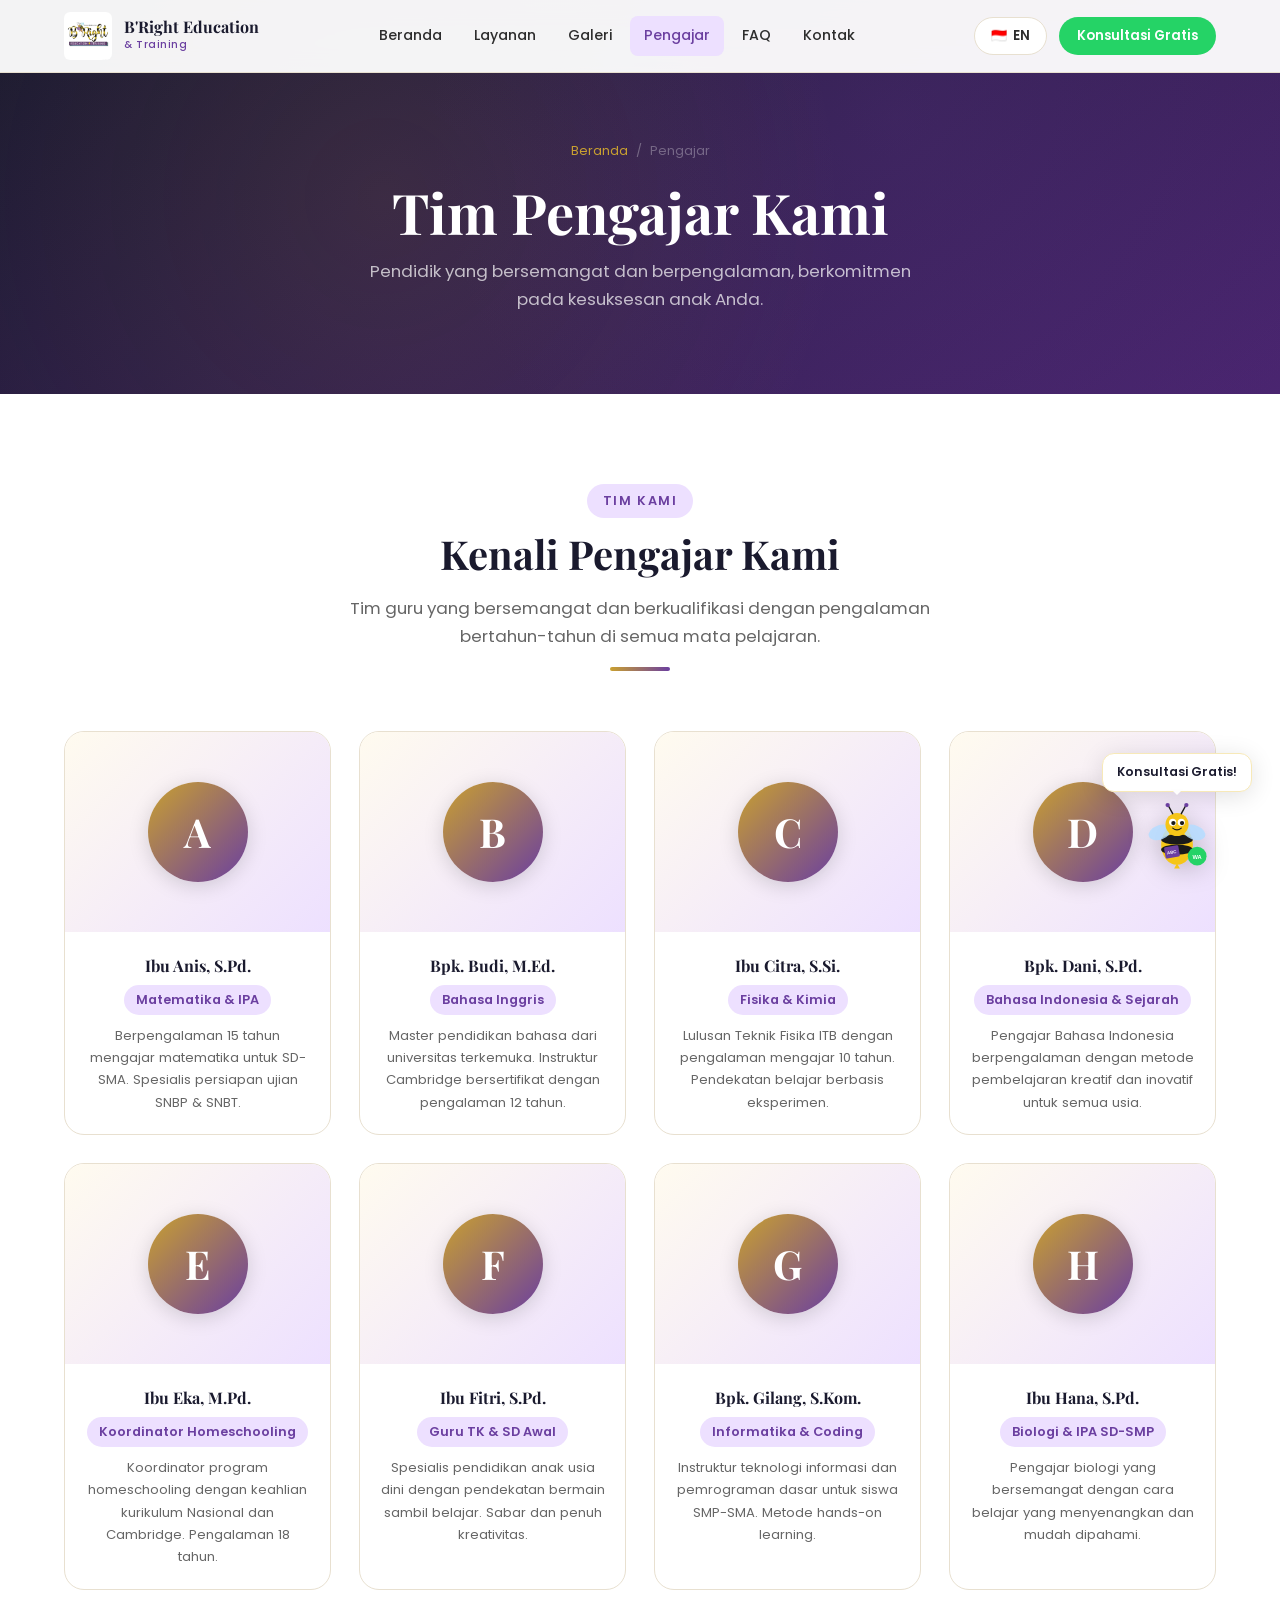
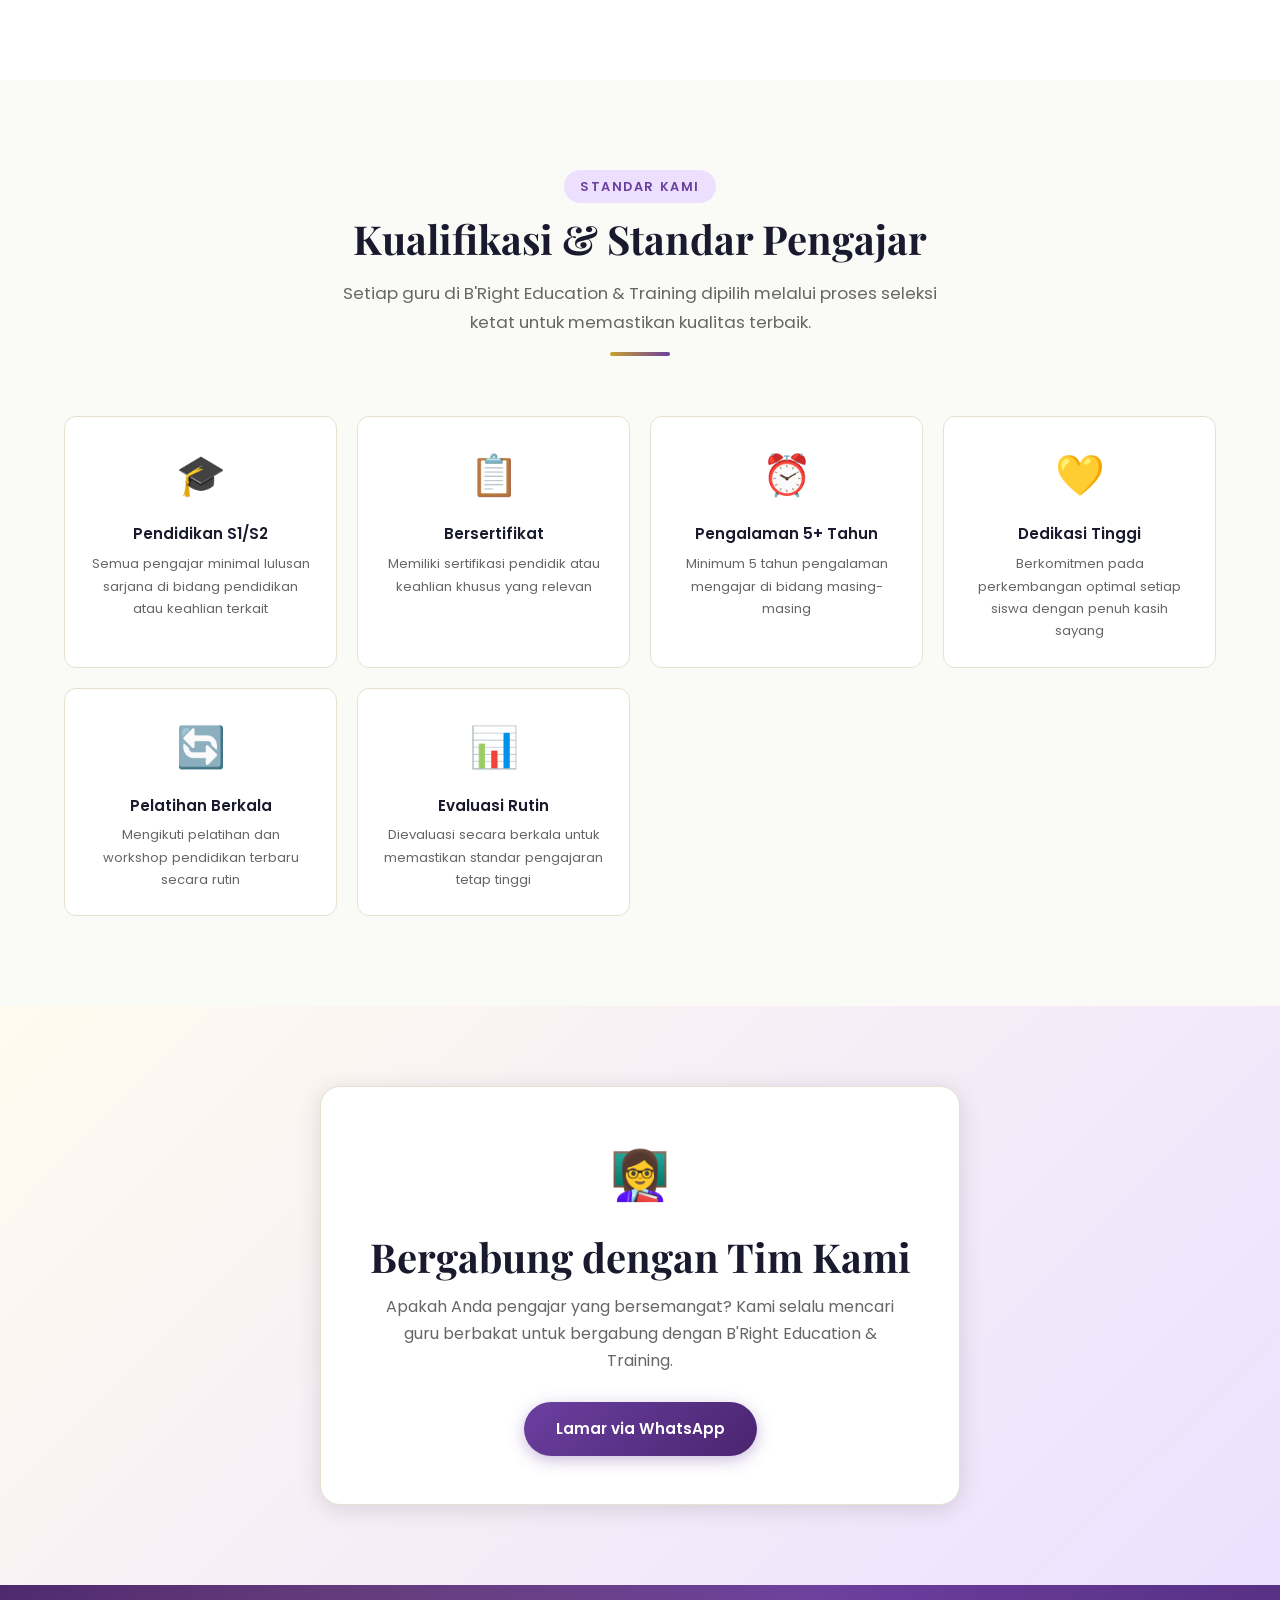
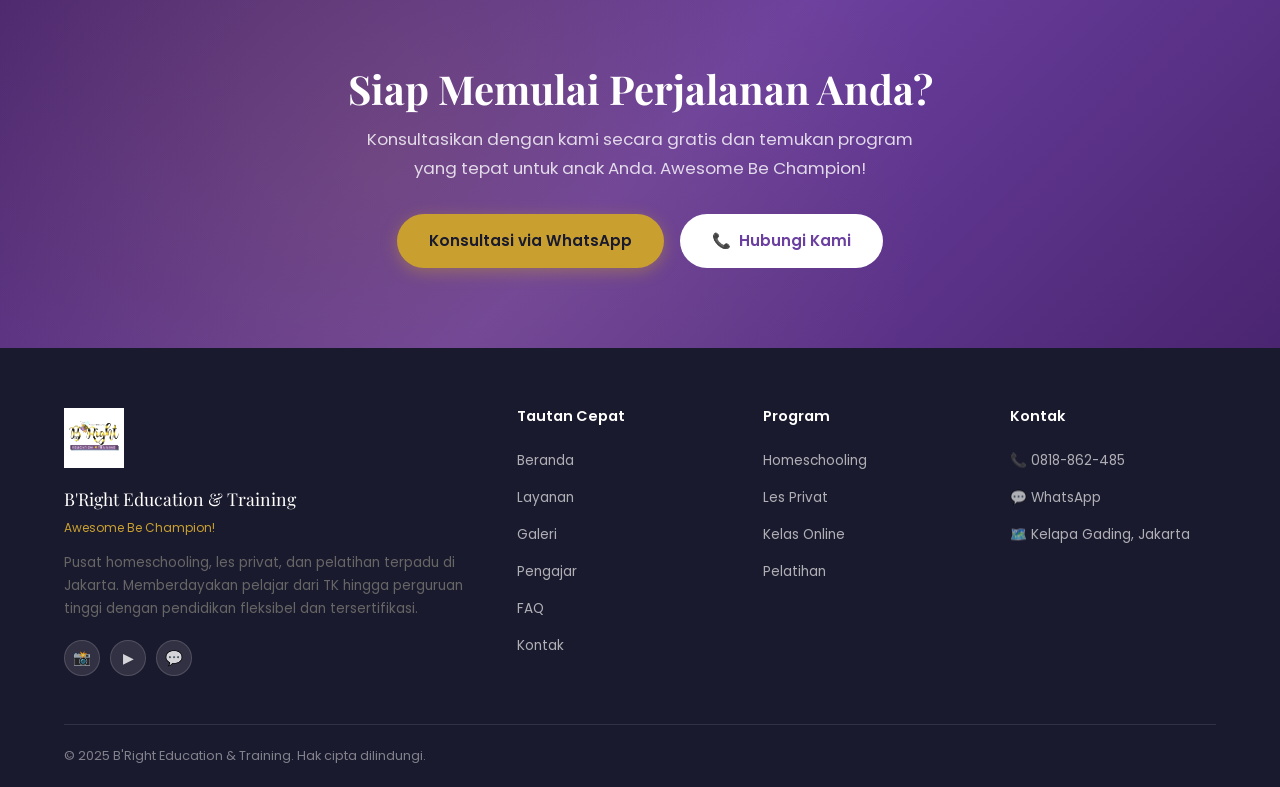
<file: teachers.html>
<!DOCTYPE html>
<html lang="id">
<head>
  <meta charset="UTF-8" />
  <meta name="viewport" content="width=device-width, initial-scale=1.0" />
  <title>Pengajar – B'Right Education & Training</title>
  <meta name="description" content="Tim pengajar berpengalaman B'Right Education & Training Jakarta. Guru profesional untuk homeschooling, les privat, dan pelatihan." />
  <link rel="icon" type="image/svg+xml" href="favicon.svg" />
  <link rel="stylesheet" href="style.css" />
  <style>
    .join-section {
      background: linear-gradient(135deg, var(--gold-pale), var(--purple-light));
      padding: 80px 0;
    }
    .join-card {
      background: white; border-radius: var(--radius-lg);
      padding: 48px; text-align: center; max-width: 640px; margin: 0 auto;
      box-shadow: var(--shadow-md); border: 1.5px solid var(--border);
    }
    .join-card h2 { color: var(--dark); margin-bottom: 12px; }
    .join-card p { margin-bottom: 28px; }
    .qualifications {
      display: grid; grid-template-columns: repeat(auto-fill, minmax(220px, 1fr));
      gap: 20px; margin-top: 40px;
    }
    .qual-card {
      background: white; border-radius: var(--radius);
      padding: 24px; border: 1.5px solid var(--border);
      text-align: center; transition: all var(--transition);
    }
    .qual-card:hover { border-color: var(--gold); box-shadow: var(--shadow-sm); transform: translateY(-4px); }
    .qual-icon { font-size: 2.5rem; margin-bottom: 12px; }
    .qual-title { font-size: 0.95rem; font-weight: 600; color: var(--dark); margin-bottom: 6px; }
    .qual-desc { font-size: 0.82rem; color: var(--text-muted); }
  </style>
</head>
<body>

<!-- NAVBAR -->
<nav class="navbar" id="navbar">
  <div class="container">
    <div class="nav-inner">
      <a href="index.html" class="nav-logo">
        <img src="images/brightedu.jpg" alt="B'Right Education Logo" />
        <div class="nav-logo-text">
          <span class="nav-logo-title">B'Right Education</span>
          <span class="nav-logo-sub">& Training</span>
        </div>
      </a>
      <div class="nav-links">
        <a href="index.html" class="nav-link" data-t="nav_home">Beranda</a>
        <a href="services.html" class="nav-link" data-t="nav_services">Layanan</a>
        <a href="gallery.html" class="nav-link" data-t="nav_gallery">Galeri</a>
        <a href="teachers.html" class="nav-link" data-t="nav_teachers">Pengajar</a>
        <a href="faq.html" class="nav-link" data-t="nav_faq">FAQ</a>
        <a href="contact.html" class="nav-link" data-t="nav_contact">Kontak</a>
      </div>
      <div class="nav-actions">
        <button class="lang-btn lang-toggle-btn"><span class="lang-current-flag">🇮🇩</span><span class="lang-toggle-label">EN</span></button>
        <a href="#" class="nav-wa" data-wa><span data-t="nav_consult">Konsultasi Gratis</span></a>
      </div>
      <button class="hamburger" id="hamburger"><span></span><span></span><span></span></button>
    </div>
  </div>
  <div class="mobile-menu" id="mobile-menu">
    <a href="index.html" class="mobile-link" data-t="nav_home">Beranda</a>
    <a href="services.html" class="mobile-link" data-t="nav_services">Layanan</a>
    <a href="gallery.html" class="mobile-link" data-t="nav_gallery">Galeri</a>
    <a href="teachers.html" class="mobile-link" data-t="nav_teachers">Pengajar</a>
    <a href="faq.html" class="mobile-link" data-t="nav_faq">FAQ</a>
    <a href="contact.html" class="mobile-link" data-t="nav_contact">Kontak</a>
    <div class="mobile-actions">
      <button class="lang-btn lang-toggle-btn"><span class="lang-current-flag">🇮🇩</span><span class="lang-toggle-label">EN</span></button>
    </div>
  </div>
</nav>

<!-- PAGE HERO -->
<section class="page-hero">
  <div class="page-hero-content container">
    <div class="breadcrumb"><a href="index.html">Beranda</a><span>/</span><span data-t="nav_teachers">Pengajar</span></div>
    <h1 data-t="teachers_hero_title">Tim Pengajar Kami</h1>
    <p data-t="teachers_hero_desc">Pendidik yang bersemangat dan berpengalaman, berkomitmen pada kesuksesan anak Anda.</p>
  </div>
</section>

<!-- TEACHERS -->
<section class="section">
  <div class="container">
    <div class="section-header fade-in">
      <span class="section-label">Tim Kami</span>
      <h2 data-t="teachers_title">Kenali Pengajar Kami</h2>
      <p data-t="teachers_desc">Tim guru yang bersemangat dan berkualifikasi dengan pengalaman bertahun-tahun di semua mata pelajaran.</p>
      <div class="divider"></div>
    </div>
    <div class="teachers-grid">
      <div class="teacher-card fade-in">
        <div class="teacher-photo"><div class="teacher-avatar">A</div></div>
        <div class="teacher-info">
          <div class="teacher-name">Ibu Anis, S.Pd.</div>
          <div class="teacher-subject">Matematika & IPA</div>
          <p class="teacher-bio">Berpengalaman 15 tahun mengajar matematika untuk SD-SMA. Spesialis persiapan ujian SNBP & SNBT.</p>
        </div>
      </div>
      <div class="teacher-card fade-in fade-in-delay-1">
        <div class="teacher-photo"><div class="teacher-avatar">B</div></div>
        <div class="teacher-info">
          <div class="teacher-name">Bpk. Budi, M.Ed.</div>
          <div class="teacher-subject">Bahasa Inggris</div>
          <p class="teacher-bio">Master pendidikan bahasa dari universitas terkemuka. Instruktur Cambridge bersertifikat dengan pengalaman 12 tahun.</p>
        </div>
      </div>
      <div class="teacher-card fade-in fade-in-delay-2">
        <div class="teacher-photo"><div class="teacher-avatar">C</div></div>
        <div class="teacher-info">
          <div class="teacher-name">Ibu Citra, S.Si.</div>
          <div class="teacher-subject">Fisika & Kimia</div>
          <p class="teacher-bio">Lulusan Teknik Fisika ITB dengan pengalaman mengajar 10 tahun. Pendekatan belajar berbasis eksperimen.</p>
        </div>
      </div>
      <div class="teacher-card fade-in">
        <div class="teacher-photo"><div class="teacher-avatar">D</div></div>
        <div class="teacher-info">
          <div class="teacher-name">Bpk. Dani, S.Pd.</div>
          <div class="teacher-subject">Bahasa Indonesia & Sejarah</div>
          <p class="teacher-bio">Pengajar Bahasa Indonesia berpengalaman dengan metode pembelajaran kreatif dan inovatif untuk semua usia.</p>
        </div>
      </div>
      <div class="teacher-card fade-in fade-in-delay-1">
        <div class="teacher-photo"><div class="teacher-avatar">E</div></div>
        <div class="teacher-info">
          <div class="teacher-name">Ibu Eka, M.Pd.</div>
          <div class="teacher-subject">Koordinator Homeschooling</div>
          <p class="teacher-bio">Koordinator program homeschooling dengan keahlian kurikulum Nasional dan Cambridge. Pengalaman 18 tahun.</p>
        </div>
      </div>
      <div class="teacher-card fade-in fade-in-delay-2">
        <div class="teacher-photo"><div class="teacher-avatar">F</div></div>
        <div class="teacher-info">
          <div class="teacher-name">Ibu Fitri, S.Pd.</div>
          <div class="teacher-subject">Guru TK & SD Awal</div>
          <p class="teacher-bio">Spesialis pendidikan anak usia dini dengan pendekatan bermain sambil belajar. Sabar dan penuh kreativitas.</p>
        </div>
      </div>
      <div class="teacher-card fade-in">
        <div class="teacher-photo"><div class="teacher-avatar">G</div></div>
        <div class="teacher-info">
          <div class="teacher-name">Bpk. Gilang, S.Kom.</div>
          <div class="teacher-subject">Informatika & Coding</div>
          <p class="teacher-bio">Instruktur teknologi informasi dan pemrograman dasar untuk siswa SMP-SMA. Metode hands-on learning.</p>
        </div>
      </div>
      <div class="teacher-card fade-in fade-in-delay-1">
        <div class="teacher-photo"><div class="teacher-avatar">H</div></div>
        <div class="teacher-info">
          <div class="teacher-name">Ibu Hana, S.Pd.</div>
          <div class="teacher-subject">Biologi & IPA SD-SMP</div>
          <p class="teacher-bio">Pengajar biologi yang bersemangat dengan cara belajar yang menyenangkan dan mudah dipahami.</p>
        </div>
      </div>
    </div>
  </div>
</section>

<!-- QUALIFICATIONS -->
<section class="section section-alt">
  <div class="container">
    <div class="section-header fade-in">
      <span class="section-label">Standar Kami</span>
      <h2>Kualifikasi & Standar Pengajar</h2>
      <p>Setiap guru di B'Right Education & Training dipilih melalui proses seleksi ketat untuk memastikan kualitas terbaik.</p>
      <div class="divider"></div>
    </div>
    <div class="qualifications">
      <div class="qual-card fade-in">
        <div class="qual-icon">🎓</div>
        <div class="qual-title">Pendidikan S1/S2</div>
        <div class="qual-desc">Semua pengajar minimal lulusan sarjana di bidang pendidikan atau keahlian terkait</div>
      </div>
      <div class="qual-card fade-in fade-in-delay-1">
        <div class="qual-icon">📋</div>
        <div class="qual-title">Bersertifikat</div>
        <div class="qual-desc">Memiliki sertifikasi pendidik atau keahlian khusus yang relevan</div>
      </div>
      <div class="qual-card fade-in fade-in-delay-2">
        <div class="qual-icon">⏰</div>
        <div class="qual-title">Pengalaman 5+ Tahun</div>
        <div class="qual-desc">Minimum 5 tahun pengalaman mengajar di bidang masing-masing</div>
      </div>
      <div class="qual-card fade-in">
        <div class="qual-icon">💛</div>
        <div class="qual-title">Dedikasi Tinggi</div>
        <div class="qual-desc">Berkomitmen pada perkembangan optimal setiap siswa dengan penuh kasih sayang</div>
      </div>
      <div class="qual-card fade-in fade-in-delay-1">
        <div class="qual-icon">🔄</div>
        <div class="qual-title">Pelatihan Berkala</div>
        <div class="qual-desc">Mengikuti pelatihan dan workshop pendidikan terbaru secara rutin</div>
      </div>
      <div class="qual-card fade-in fade-in-delay-2">
        <div class="qual-icon">📊</div>
        <div class="qual-title">Evaluasi Rutin</div>
        <div class="qual-desc">Dievaluasi secara berkala untuk memastikan standar pengajaran tetap tinggi</div>
      </div>
    </div>
  </div>
</section>

<!-- JOIN SECTION -->
<section class="join-section">
  <div class="container">
    <div class="join-card fade-in">
      <div style="font-size:3rem;margin-bottom:16px;">👩‍🏫</div>
      <h2 data-t="teachers_join_title">Bergabung dengan Tim Kami</h2>
      <p data-t="teachers_join_desc">Apakah Anda pengajar yang bersemangat? Kami selalu mencari guru berbakat untuk bergabung dengan B'Right Education & Training.</p>
      <a href="#" class="btn btn-secondary" data-wa data-t="teachers_join_btn">Lamar via WhatsApp</a>
    </div>
  </div>
</section>

<!-- CTA -->
<section class="cta-section">
  <div class="container">
    <div class="cta-content fade-in">
      <h2 data-t="cta_title">Siap Belajar Bersama Kami?</h2>
      <p data-t="cta_desc">Konsultasikan kebutuhan belajar anak Anda dengan tim kami. Awesome Be Champion!</p>
      <div class="cta-btns">
        <a href="#" class="btn btn-primary" data-wa data-t="cta_btn1">Konsultasi via WhatsApp</a>
        <a href="tel:+62818862485" class="btn btn-white">📞 <span data-t="cta_btn2">Hubungi Kami</span></a>
      </div>
    </div>
  </div>
</section>

<!-- FOOTER -->
<footer>
  <div class="container">
    <div class="footer-grid">
      <div class="footer-brand">
        <img src="images/brightedu.jpg" alt="B'Right Education & Training" />
        <div class="footer-brand-name">B'Right Education & Training</div>
        <div class="footer-brand-sub">Awesome Be Champion!</div>
        <p data-t="footer_desc">Pusat homeschooling, les privat, dan pelatihan terpadu di Jakarta.</p>
        <div class="footer-social">
          <a href="https://www.instagram.com/bright.edutraining_indonesia/" target="_blank">📸</a>
          <a href="https://www.youtube.com/@brighteducationandtraining0909" target="_blank">▶</a>
          <a href="#" data-wa>💬</a>
        </div>
      </div>
      <div class="footer-col">
        <h4 data-t="footer_col2">Tautan Cepat</h4>
        <ul>
          <li><a href="index.html" data-t="nav_home">Beranda</a></li>
          <li><a href="services.html" data-t="nav_services">Layanan</a></li>
          <li><a href="gallery.html" data-t="nav_gallery">Galeri</a></li>
          <li><a href="teachers.html" data-t="nav_teachers">Pengajar</a></li>
          <li><a href="faq.html" data-t="nav_faq">FAQ</a></li>
          <li><a href="contact.html" data-t="nav_contact">Kontak</a></li>
        </ul>
      </div>
      <div class="footer-col">
        <h4 data-t="footer_col3">Program</h4>
        <ul>
          <li><a href="services.html" data-t="footer_program1">Homeschooling</a></li>
          <li><a href="services.html" data-t="footer_program2">Les Privat</a></li>
          <li><a href="services.html" data-t="footer_program3">Kelas Online</a></li>
          <li><a href="services.html" data-t="footer_program4">Pelatihan</a></li>
        </ul>
      </div>
      <div class="footer-col">
        <h4 data-t="footer_col4">Kontak</h4>
        <ul>
          <li><a href="tel:+62818862485">📞 0818-862-485</a></li>
          <li><a href="#" data-wa>💬 WhatsApp</a></li>
          <li><a href="contact.html">🗺️ Kelapa Gading, Jakarta</a></li>
        </ul>
      </div>
    </div>
    <div class="footer-bottom">
      <p data-t="footer_copyright">© 2025 B'Right Education & Training.</p>
    </div>
  </div>
</footer>

<div class="bee-float">
  <div class="bee-speech" data-t="bee_speech">Konsultasi Gratis!</div>
  <div class="bee-btn" id="bee-btn" role="button" tabindex="0">
    <svg class="bee-svg" viewBox="0 0 100 100" xmlns="http://www.w3.org/2000/svg">
      <ellipse cx="50" cy="62" rx="22" ry="28" fill="#F5C518"/>
      <ellipse cx="50" cy="55" rx="22" ry="7" fill="#1A1A1A"/>
      <ellipse cx="50" cy="69" rx="22" ry="7" fill="#1A1A1A"/>
      <ellipse cx="26" cy="45" rx="16" ry="10" fill="rgba(180,220,255,0.85)" transform="rotate(-20 26 45)"/>
      <ellipse cx="74" cy="45" rx="16" ry="10" fill="rgba(180,220,255,0.85)" transform="rotate(20 74 45)"/>
      <circle cx="50" cy="34" r="16" fill="#F5C518"/>
      <circle cx="44" cy="31" r="5" fill="white"/><circle cx="56" cy="31" r="5" fill="white"/>
      <circle cx="45" cy="32" r="3" fill="#1A1A1A"/><circle cx="57" cy="32" r="3" fill="#1A1A1A"/>
      <path d="M44 39 Q50 44 56 39" stroke="#1A1A1A" stroke-width="1.5" fill="none" stroke-linecap="round"/>
      <line x1="44" y1="19" x2="38" y2="8" stroke="#1A1A1A" stroke-width="2" stroke-linecap="round"/>
      <circle cx="37" cy="7" r="3" fill="#6B3FA0"/>
      <line x1="56" y1="19" x2="62" y2="8" stroke="#1A1A1A" stroke-width="2" stroke-linecap="round"/>
      <circle cx="63" cy="7" r="3" fill="#6B3FA0"/>
      <rect x="33" y="64" width="20" height="16" rx="2" fill="#6B3FA0" transform="rotate(-10 43 72)"/>
      <text x="36" y="75" font-size="6" fill="white" font-weight="bold" transform="rotate(-10 40 72)" font-family="Arial">ABC</text>
      <polygon points="50,88 46,95 54,95" fill="#F5C518"/>
      <circle cx="78" cy="78" r="13" fill="#25D366"/>
      <text x="78" y="82" text-anchor="middle" font-size="8" fill="white" font-weight="bold" font-family="Arial">WA</text>
    </svg>
  </div>
</div>
<script src="script.js"></script>
</body>
</html>
</file>
<file: style.css>
/* ===========================
   B'Right Education & Training
   Main Stylesheet
   =========================== */

/* ----- Google Fonts ----- */
@import url('https://fonts.googleapis.com/css2?family=Playfair+Display:wght@400;600;700&family=Poppins:wght@300;400;500;600;700&display=swap');

/* ----- CSS Variables ----- */
:root {
  --gold: #C9A030;
  --gold-dark: #8B6914;
  --gold-light: #F7E9B8;
  --gold-pale: #FFFBEF;
  --purple: #6B3FA0;
  --purple-dark: #4A2570;
  --purple-light: #EDE0FF;
  --white: #FFFFFF;
  --dark: #1A1A2E;
  --text: #2D2D2D;
  --text-muted: #666666;
  --border: #E8E0D0;
  --bg-light: #FAFAF7;
  --shadow-sm: 0 2px 8px rgba(0,0,0,0.08);
  --shadow-md: 0 4px 24px rgba(0,0,0,0.12);
  --shadow-lg: 0 8px 40px rgba(0,0,0,0.16);
  --radius: 12px;
  --radius-lg: 20px;
  --transition: 0.3s ease;
  --font-heading: 'Playfair Display', serif;
  --font-body: 'Poppins', sans-serif;
}

/* ----- Reset & Base ----- */
*, *::before, *::after { box-sizing: border-box; margin: 0; padding: 0; }
html { scroll-behavior: smooth; font-size: 16px; }
body {
  font-family: var(--font-body);
  color: var(--text);
  background: var(--white);
  line-height: 1.7;
  overflow-x: hidden;
}
img { max-width: 100%; display: block; }
a { text-decoration: none; color: inherit; }
ul { list-style: none; }
button { cursor: pointer; border: none; background: none; font-family: inherit; }

/* ----- Typography ----- */
h1, h2, h3, h4 { font-family: var(--font-heading); line-height: 1.2; }
h1 { font-size: clamp(2rem, 5vw, 3.5rem); }
h2 { font-size: clamp(1.6rem, 3.5vw, 2.5rem); }
h3 { font-size: clamp(1.1rem, 2vw, 1.4rem); }
p { font-size: 1rem; color: var(--text-muted); }

/* ----- Utility ----- */
.container { max-width: 1200px; margin: 0 auto; padding: 0 24px; }
.section { padding: 90px 0; }
.section-alt { background: var(--bg-light); }
.section-gold { background: linear-gradient(135deg, var(--gold-pale) 0%, var(--purple-light) 100%); }

.section-header { text-align: center; margin-bottom: 60px; }
.section-header h2 { color: var(--dark); margin-bottom: 16px; }
.section-header p { max-width: 600px; margin: 0 auto; font-size: 1.05rem; }
.section-label {
  display: inline-block;
  font-size: 0.8rem;
  font-weight: 600;
  letter-spacing: 0.12em;
  text-transform: uppercase;
  color: var(--purple);
  background: var(--purple-light);
  padding: 6px 16px;
  border-radius: 50px;
  margin-bottom: 12px;
}

.btn {
  display: inline-flex; align-items: center; gap: 8px;
  padding: 14px 32px; border-radius: 50px;
  font-weight: 600; font-size: 0.95rem;
  transition: all var(--transition); cursor: pointer;
}
.btn-primary {
  background: linear-gradient(135deg, var(--gold), var(--gold-dark));
  color: var(--dark);
  box-shadow: 0 4px 16px rgba(201,160,48,0.4);
}
.btn-primary:hover {
  transform: translateY(-2px);
  box-shadow: 0 8px 24px rgba(201,160,48,0.5);
}
.btn-secondary {
  background: linear-gradient(135deg, var(--purple), var(--purple-dark));
  color: var(--white);
  box-shadow: 0 4px 16px rgba(107,63,160,0.35);
}
.btn-secondary:hover {
  transform: translateY(-2px);
  box-shadow: 0 8px 24px rgba(107,63,160,0.45);
}
.btn-outline {
  border: 2px solid var(--gold);
  color: var(--gold-dark);
  background: transparent;
}
.btn-outline:hover { background: var(--gold); color: var(--dark); }

/* ----- Divider ----- */
.divider {
  width: 60px; height: 4px;
  background: linear-gradient(90deg, var(--gold), var(--purple));
  border-radius: 4px;
  margin: 16px auto 0;
}
.divider-left { margin-left: 0; }

/* ===== NAVIGATION ===== */
.navbar {
  position: fixed; top: 0; left: 0; right: 0; z-index: 1000;
  background: rgba(255,255,255,0.95);
  backdrop-filter: blur(12px);
  -webkit-backdrop-filter: blur(12px);
  border-bottom: 1px solid var(--border);
  transition: all var(--transition);
}
.navbar.scrolled {
  box-shadow: var(--shadow-md);
}
.nav-inner {
  display: flex; align-items: center; justify-content: space-between;
  height: 72px;
}
.nav-logo { display: flex; align-items: center; gap: 12px; }
.nav-logo img { height: 48px; width: auto; border-radius: 6px; }
.nav-logo-text { display: flex; flex-direction: column; }
.nav-logo-title {
  font-family: var(--font-heading);
  font-size: 1rem; font-weight: 700;
  color: var(--dark); line-height: 1.1;
}
.nav-logo-sub { font-size: 0.65rem; color: var(--purple); font-weight: 500; letter-spacing: 0.05em; }

.nav-links { display: flex; align-items: center; gap: 4px; }
.nav-link {
  font-size: 0.88rem; font-weight: 500; color: var(--text);
  padding: 8px 14px; border-radius: 8px;
  transition: all var(--transition);
}
.nav-link:hover, .nav-link.active { color: var(--purple); background: var(--purple-light); }

.nav-actions { display: flex; align-items: center; gap: 12px; }
.lang-btn {
  display: flex; align-items: center; gap: 6px;
  padding: 8px 16px; border-radius: 50px;
  border: 1.5px solid var(--border);
  font-size: 0.82rem; font-weight: 600; color: var(--text);
  transition: all var(--transition); cursor: pointer;
  background: white;
}
.lang-btn:hover { border-color: var(--gold); color: var(--gold-dark); }
.lang-btn .flag { font-size: 1rem; }
.lang-indicator {
  display: flex; align-items: center; gap: 4px;
}
.lang-indicator span { display: none; }
.lang-indicator span.active { display: inline; }

.nav-wa {
  background: #25D366; color: white;
  padding: 8px 18px; border-radius: 50px;
  font-size: 0.82rem; font-weight: 600;
  display: flex; align-items: center; gap: 6px;
  transition: all var(--transition);
}
.nav-wa:hover { background: #20ba5a; transform: translateY(-1px); }

.hamburger {
  display: none; flex-direction: column; gap: 5px;
  padding: 8px; cursor: pointer;
}
.hamburger span {
  display: block; width: 24px; height: 2px;
  background: var(--dark); border-radius: 2px;
  transition: all var(--transition);
}
.hamburger.open span:nth-child(1) { transform: translateY(7px) rotate(45deg); }
.hamburger.open span:nth-child(2) { opacity: 0; }
.hamburger.open span:nth-child(3) { transform: translateY(-7px) rotate(-45deg); }

.mobile-menu {
  display: none; flex-direction: column;
  background: white; border-top: 1px solid var(--border);
  padding: 16px 24px 24px;
}
.mobile-menu.open { display: flex; }
.mobile-link {
  padding: 12px 0; font-size: 0.95rem; font-weight: 500;
  border-bottom: 1px solid var(--border); color: var(--text);
  transition: color var(--transition);
}
.mobile-link:last-child { border-bottom: none; }
.mobile-link:hover, .mobile-link.active { color: var(--purple); }
.mobile-actions { display: flex; gap: 10px; margin-top: 16px; flex-wrap: wrap; }

/* ===== HERO ===== */
.hero {
  min-height: 100vh;
  display: flex; align-items: center;
  background: linear-gradient(145deg, #1A1A2E 0%, #2D1B4E 40%, #1A1A2E 100%);
  position: relative; overflow: hidden;
  padding-top: 72px;
}
.hero-bg {
  position: absolute; inset: 0;
  background:
    radial-gradient(circle at 20% 50%, rgba(201,160,48,0.12) 0%, transparent 50%),
    radial-gradient(circle at 80% 20%, rgba(107,63,160,0.2) 0%, transparent 50%),
    radial-gradient(circle at 60% 80%, rgba(201,160,48,0.08) 0%, transparent 40%);
}
.hero-particles {
  position: absolute; inset: 0; overflow: hidden;
}
.particle {
  position: absolute; border-radius: 50%;
  animation: float-particle linear infinite;
  opacity: 0.6;
}
@keyframes float-particle {
  0% { transform: translateY(100vh) rotate(0deg); opacity: 0; }
  10% { opacity: 0.6; }
  90% { opacity: 0.6; }
  100% { transform: translateY(-100px) rotate(720deg); opacity: 0; }
}
.hero-content {
  position: relative; z-index: 2;
  display: grid; grid-template-columns: 1fr 1fr; gap: 60px;
  align-items: center;
}
.hero-text .tagline {
  display: inline-flex; align-items: center; gap: 8px;
  background: rgba(201,160,48,0.15); border: 1px solid rgba(201,160,48,0.3);
  color: var(--gold); padding: 8px 18px; border-radius: 50px;
  font-size: 0.8rem; font-weight: 600; letter-spacing: 0.08em; text-transform: uppercase;
  margin-bottom: 24px;
}
.hero-text h1 {
  color: white; margin-bottom: 8px;
  text-shadow: 0 2px 20px rgba(0,0,0,0.3);
}
.hero-text h1 .gold { color: var(--gold); }
.hero-slogan {
  font-size: 1.1rem; color: rgba(255,255,255,0.7);
  margin-bottom: 28px; font-style: italic; font-family: var(--font-heading);
  border-left: 3px solid var(--gold); padding-left: 16px;
}
.hero-desc { color: rgba(255,255,255,0.75); margin-bottom: 36px; font-size: 1rem; }
.hero-btns { display: flex; gap: 16px; flex-wrap: wrap; }
.hero-stats {
  display: grid; grid-template-columns: repeat(3, 1fr); gap: 16px;
  margin-top: 48px; padding-top: 36px;
  border-top: 1px solid rgba(255,255,255,0.1);
}
.hero-stat .num {
  font-family: var(--font-heading);
  font-size: 2rem; font-weight: 700; color: var(--gold);
}
.hero-stat .lbl { font-size: 0.78rem; color: rgba(255,255,255,0.6); margin-top: 4px; }
.hero-visual { display: flex; justify-content: center; align-items: center; }
.hero-logo-wrap {
  position: relative;
  width: 380px; height: 380px;
  display: flex; align-items: center; justify-content: center;
}
.hero-logo-ring {
  position: absolute; inset: 0; border-radius: 50%;
  border: 2px solid rgba(201,160,48,0.25);
  animation: rotate-ring 20s linear infinite;
}
.hero-logo-ring::before {
  content: ''; position: absolute;
  top: -6px; left: 50%; transform: translateX(-50%);
  width: 12px; height: 12px; border-radius: 50%;
  background: var(--gold);
}
@keyframes rotate-ring { to { transform: rotate(360deg); } }
.hero-logo-ring-2 {
  position: absolute; inset: 30px; border-radius: 50%;
  border: 1px dashed rgba(107,63,160,0.3);
  animation: rotate-ring 30s linear infinite reverse;
}
.hero-logo-img-wrap {
  position: relative; z-index: 2;
  background: white; border-radius: 50%;
  padding: 24px;
  width: 280px; height: 280px;
  display: flex; align-items: center; justify-content: center;
  box-shadow: 0 0 60px rgba(201,160,48,0.3), 0 0 30px rgba(107,63,160,0.2);
  animation: pulse-glow 4s ease-in-out infinite;
}
@keyframes pulse-glow {
  0%, 100% { box-shadow: 0 0 60px rgba(201,160,48,0.3), 0 0 30px rgba(107,63,160,0.2); }
  50% { box-shadow: 0 0 80px rgba(201,160,48,0.5), 0 0 40px rgba(107,63,160,0.3); }
}
.hero-logo-img-wrap img { width: 220px; height: 220px; object-fit: contain; }

/* ===== ABOUT STRIP ===== */
.about-strip {
  background: linear-gradient(135deg, var(--purple), var(--purple-dark));
  padding: 24px 0;
}
.about-strip .container {
  display: flex; align-items: center; justify-content: center;
  gap: 16px; flex-wrap: wrap; text-align: center;
}
.about-strip p { color: rgba(255,255,255,0.9); font-size: 0.95rem; margin: 0; }
.about-strip strong { color: var(--gold); }

/* ===== SERVICES CARDS ===== */
.services-grid {
  display: grid; grid-template-columns: repeat(auto-fit, minmax(260px, 1fr)); gap: 28px;
}
.service-card {
  background: white; border-radius: var(--radius-lg);
  border: 1.5px solid var(--border);
  padding: 36px 28px; text-align: center;
  transition: all 0.35s ease;
  position: relative; overflow: hidden;
}
.service-card::before {
  content: ''; position: absolute;
  top: 0; left: 0; right: 0; height: 4px;
  background: linear-gradient(90deg, var(--gold), var(--purple));
  transform: scaleX(0); transform-origin: left;
  transition: transform var(--transition);
}
.service-card:hover::before { transform: scaleX(1); }
.service-card:hover {
  transform: translateY(-6px);
  box-shadow: var(--shadow-lg);
  border-color: transparent;
}
.service-icon {
  width: 72px; height: 72px;
  background: linear-gradient(135deg, var(--gold-pale), var(--purple-light));
  border-radius: 50%; display: flex; align-items: center; justify-content: center;
  margin: 0 auto 20px; font-size: 2rem;
  transition: all var(--transition);
}
.service-card:hover .service-icon {
  background: linear-gradient(135deg, var(--gold), var(--purple));
  transform: scale(1.1);
}
.service-icon svg { width: 36px; height: 36px; }
.service-card h3 { color: var(--dark); margin-bottom: 12px; }
.service-card p { font-size: 0.9rem; margin-bottom: 20px; }
.service-tag {
  display: inline-block; font-size: 0.72rem; font-weight: 600;
  padding: 4px 12px; border-radius: 50px;
  background: var(--gold-light); color: var(--gold-dark);
}

/* ===== WHY US ===== */
.why-grid {
  display: grid; grid-template-columns: 1fr 1fr; gap: 60px; align-items: center;
}
.why-text h2 { color: var(--dark); margin-bottom: 16px; }
.why-text .divider { margin: 0 0 24px 0; }
.why-text p { margin-bottom: 24px; }
.why-list { display: flex; flex-direction: column; gap: 16px; }
.why-item {
  display: flex; align-items: flex-start; gap: 16px;
  padding: 16px 20px; border-radius: var(--radius);
  background: white; border: 1px solid var(--border);
  transition: all var(--transition);
}
.why-item:hover { border-color: var(--gold); box-shadow: var(--shadow-sm); }
.why-item-icon {
  width: 40px; height: 40px; flex-shrink: 0;
  background: linear-gradient(135deg, var(--gold), var(--gold-dark));
  border-radius: 10px; display: flex; align-items: center; justify-content: center;
  font-size: 1.1rem;
}
.why-item-text strong { display: block; font-size: 0.95rem; color: var(--dark); margin-bottom: 4px; }
.why-item-text span { font-size: 0.83rem; color: var(--text-muted); }
.why-visual {
  background: linear-gradient(135deg, var(--gold-pale) 0%, var(--purple-light) 100%);
  border-radius: var(--radius-lg); padding: 40px;
  display: flex; flex-direction: column; gap: 20px;
}
.why-badge {
  background: white; border-radius: var(--radius);
  padding: 20px 24px; box-shadow: var(--shadow-sm);
  border: 1px solid var(--border);
}
.why-badge .num { font-family: var(--font-heading); font-size: 2.2rem; font-weight: 700; color: var(--purple); }
.why-badge .text { font-size: 0.85rem; color: var(--text-muted); margin-top: 4px; }
.why-badge .sub { font-size: 0.75rem; color: var(--gold-dark); font-weight: 600; margin-top: 2px; }
.why-badge-row { display: grid; grid-template-columns: 1fr 1fr; gap: 16px; }

/* ===== CURRICULUM ===== */
.curriculum-tabs {
  display: flex; gap: 12px; justify-content: center; margin-bottom: 40px; flex-wrap: wrap;
}
.tab-btn {
  padding: 10px 28px; border-radius: 50px;
  font-size: 0.9rem; font-weight: 600; border: 2px solid var(--border);
  color: var(--text-muted); background: white; cursor: pointer;
  transition: all var(--transition);
}
.tab-btn.active, .tab-btn:hover {
  background: linear-gradient(135deg, var(--gold), var(--gold-dark));
  color: var(--dark); border-color: transparent;
  box-shadow: 0 4px 16px rgba(201,160,48,0.4);
}
.tab-content { display: none; }
.tab-content.active { display: block; }
.curriculum-card {
  background: white; border-radius: var(--radius-lg); overflow: hidden;
  border: 1.5px solid var(--border); box-shadow: var(--shadow-sm);
  display: grid; grid-template-columns: 1fr 1fr; gap: 0;
}
.curriculum-left {
  background: linear-gradient(135deg, var(--purple), var(--purple-dark));
  padding: 40px; color: white;
}
.curriculum-left h3 { color: var(--gold); margin-bottom: 12px; font-size: 1.5rem; }
.curriculum-left p { color: rgba(255,255,255,0.8); margin-bottom: 24px; }
.curriculum-badge {
  display: inline-flex; align-items: center; gap: 8px;
  background: rgba(255,255,255,0.1); border: 1px solid rgba(255,255,255,0.2);
  color: white; padding: 8px 16px; border-radius: 50px; font-size: 0.8rem; margin-bottom: 8px;
}
.curriculum-right { padding: 40px; }
.curriculum-right h4 { color: var(--dark); margin-bottom: 20px; font-size: 1.1rem; }
.curriculum-features { display: flex; flex-direction: column; gap: 12px; }
.curriculum-feature {
  display: flex; align-items: center; gap: 12px;
  padding: 10px 0; border-bottom: 1px solid var(--border);
}
.curriculum-feature:last-child { border-bottom: none; }
.cf-icon { color: var(--gold); font-size: 1.1rem; flex-shrink: 0; }
.cf-text { font-size: 0.88rem; color: var(--text); }

/* ===== TESTIMONIALS ===== */
.testimonials-grid {
  display: grid; grid-template-columns: repeat(auto-fit, minmax(300px, 1fr)); gap: 24px;
}
.testimonial-card {
  background: white; border-radius: var(--radius-lg);
  padding: 32px; border: 1.5px solid var(--border);
  transition: all var(--transition); position: relative;
}
.testimonial-card::before {
  content: '"'; position: absolute; top: 16px; right: 24px;
  font-size: 5rem; line-height: 1; font-family: var(--font-heading);
  color: var(--gold-light); z-index: 0;
}
.testimonial-card:hover {
  transform: translateY(-4px); box-shadow: var(--shadow-md); border-color: var(--gold);
}
.testimonial-stars { color: var(--gold); font-size: 1.1rem; margin-bottom: 16px; }
.testimonial-text { font-size: 0.92rem; color: var(--text-muted); margin-bottom: 24px; position: relative; z-index: 1; }
.testimonial-author { display: flex; align-items: center; gap: 12px; }
.author-avatar {
  width: 44px; height: 44px; border-radius: 50%;
  background: linear-gradient(135deg, var(--gold), var(--purple));
  display: flex; align-items: center; justify-content: center;
  font-weight: 700; color: white; font-size: 1rem; flex-shrink: 0;
}
.author-name { font-size: 0.9rem; font-weight: 600; color: var(--dark); }
.author-role { font-size: 0.78rem; color: var(--text-muted); }

/* ===== GALLERY ===== */
.gallery-filter {
  display: flex; gap: 10px; justify-content: center; margin-bottom: 36px; flex-wrap: wrap;
}
.filter-btn {
  padding: 8px 22px; border-radius: 50px;
  font-size: 0.85rem; font-weight: 500; border: 1.5px solid var(--border);
  color: var(--text-muted); background: white; cursor: pointer;
  transition: all var(--transition);
}
.filter-btn.active, .filter-btn:hover {
  background: var(--purple); color: white; border-color: transparent;
}
.gallery-grid {
  display: grid;
  grid-template-columns: repeat(auto-fill, minmax(280px, 1fr)); gap: 20px;
}
.gallery-item {
  border-radius: var(--radius); overflow: hidden;
  position: relative; aspect-ratio: 4/3;
  background: var(--bg-light); border: 1.5px solid var(--border);
  cursor: pointer;
  transition: all var(--transition);
}
.gallery-item:hover { transform: scale(1.02); box-shadow: var(--shadow-md); }
.gallery-placeholder {
  width: 100%; height: 100%;
  display: flex; flex-direction: column; align-items: center; justify-content: center;
  gap: 12px;
}
.gallery-placeholder .icon { font-size: 3rem; }
.gallery-placeholder span { font-size: 0.85rem; color: var(--text-muted); font-weight: 500; }
.gallery-overlay {
  position: absolute; inset: 0;
  background: linear-gradient(135deg, rgba(107,63,160,0.85), rgba(201,160,48,0.85));
  opacity: 0; transition: opacity var(--transition);
  display: flex; align-items: center; justify-content: center;
}
.gallery-item:hover .gallery-overlay { opacity: 1; }
.gallery-overlay span { color: white; font-weight: 600; font-size: 0.9rem; }

/* ===== TEACHERS ===== */
.teachers-grid {
  display: grid; grid-template-columns: repeat(auto-fill, minmax(240px, 1fr)); gap: 28px;
}
.teacher-card {
  background: white; border-radius: var(--radius-lg);
  border: 1.5px solid var(--border); overflow: hidden;
  transition: all var(--transition); text-align: center;
}
.teacher-card:hover { transform: translateY(-6px); box-shadow: var(--shadow-lg); border-color: var(--gold); }
.teacher-photo {
  height: 200px;
  background: linear-gradient(135deg, var(--gold-pale), var(--purple-light));
  display: flex; align-items: center; justify-content: center; position: relative;
}
.teacher-avatar {
  width: 100px; height: 100px; border-radius: 50%;
  background: linear-gradient(135deg, var(--gold), var(--purple));
  display: flex; align-items: center; justify-content: center;
  font-size: 2.5rem; color: white; font-weight: 700;
  font-family: var(--font-heading);
  box-shadow: 0 4px 20px rgba(0,0,0,0.15);
}
.teacher-info { padding: 20px; }
.teacher-name { font-size: 1rem; font-weight: 700; color: var(--dark); margin-bottom: 6px; font-family: var(--font-heading); }
.teacher-subject {
  font-size: 0.8rem; color: var(--purple); font-weight: 600;
  background: var(--purple-light); padding: 4px 12px; border-radius: 50px;
  display: inline-block; margin-bottom: 10px;
}
.teacher-bio { font-size: 0.82rem; color: var(--text-muted); }

/* ===== FAQ ===== */
.faq-list { display: flex; flex-direction: column; gap: 12px; max-width: 800px; margin: 0 auto; }
.faq-item {
  background: white; border-radius: var(--radius);
  border: 1.5px solid var(--border); overflow: hidden;
  transition: all var(--transition);
}
.faq-item.open { border-color: var(--gold); box-shadow: var(--shadow-sm); }
.faq-question {
  padding: 20px 24px; display: flex; align-items: center; justify-content: space-between;
  cursor: pointer; font-weight: 600; font-size: 0.95rem; color: var(--dark);
  transition: color var(--transition);
}
.faq-item.open .faq-question { color: var(--purple); }
.faq-arrow {
  width: 28px; height: 28px; flex-shrink: 0;
  background: var(--bg-light); border-radius: 50%;
  display: flex; align-items: center; justify-content: center;
  font-size: 0.75rem; transition: all var(--transition);
}
.faq-item.open .faq-arrow { background: var(--gold); transform: rotate(180deg); }
.faq-answer {
  max-height: 0; overflow: hidden;
  transition: max-height 0.35s ease, padding 0.35s ease;
}
.faq-item.open .faq-answer { max-height: 400px; }
.faq-answer-inner { padding: 0 24px 20px; font-size: 0.9rem; color: var(--text-muted); }

/* ===== CONTACT ===== */
.contact-grid {
  display: grid; grid-template-columns: 1fr 1.5fr; gap: 40px; align-items: start;
}
.contact-info { display: flex; flex-direction: column; gap: 20px; }
.contact-card {
  background: white; border-radius: var(--radius-lg);
  padding: 28px; border: 1.5px solid var(--border);
  box-shadow: var(--shadow-sm);
}
.contact-card h3 { color: var(--dark); margin-bottom: 20px; font-size: 1.2rem; }
.contact-item { display: flex; gap: 14px; margin-bottom: 16px; align-items: flex-start; }
.contact-item:last-child { margin-bottom: 0; }
.contact-item-icon {
  width: 40px; height: 40px; flex-shrink: 0;
  background: var(--gold-pale); border-radius: 10px;
  display: flex; align-items: center; justify-content: center; font-size: 1.1rem;
}
.contact-item-text strong { display: block; font-size: 0.85rem; font-weight: 600; color: var(--dark); margin-bottom: 2px; }
.contact-item-text span { font-size: 0.83rem; color: var(--text-muted); }
.contact-item-text a { color: var(--purple); font-weight: 500; }
.contact-item-text a:hover { color: var(--gold-dark); }

.social-links { display: flex; gap: 12px; margin-top: 8px; flex-wrap: wrap; }
.social-link {
  display: flex; align-items: center; gap: 8px;
  padding: 10px 18px; border-radius: 50px;
  font-size: 0.83rem; font-weight: 600;
  border: 1.5px solid var(--border); color: var(--text);
  transition: all var(--transition);
}
.social-link:hover { border-color: transparent; transform: translateY(-2px); }
.social-link.ig:hover { background: linear-gradient(45deg, #f09433,#e6683c,#dc2743,#cc2366,#bc1888); color: white; }
.social-link.yt:hover { background: #FF0000; color: white; }
.social-link.wa:hover { background: #25D366; color: white; }

.map-container {
  border-radius: var(--radius-lg); overflow: hidden;
  border: 1.5px solid var(--border); box-shadow: var(--shadow-sm);
}
.map-container iframe {
  width: 100%; height: 400px; display: block; border: none;
}
.map-label {
  background: white; padding: 16px 20px;
  display: flex; align-items: center; gap: 10px;
  border-top: 1px solid var(--border);
}
.map-label span { font-size: 0.85rem; color: var(--text-muted); }
.map-label strong { color: var(--dark); }

/* ===== CTA SECTION ===== */
.cta-section {
  background: linear-gradient(135deg, var(--purple-dark) 0%, var(--purple) 50%, var(--purple-dark) 100%);
  padding: 80px 0; position: relative; overflow: hidden;
}
.cta-section::before {
  content: ''; position: absolute; inset: 0;
  background: radial-gradient(circle at 30% 50%, rgba(201,160,48,0.15) 0%, transparent 60%);
}
.cta-content {
  position: relative; z-index: 1; text-align: center;
}
.cta-content h2 { color: white; margin-bottom: 12px; }
.cta-content p { color: rgba(255,255,255,0.8); max-width: 560px; margin: 0 auto 32px; font-size: 1.05rem; }
.cta-btns { display: flex; gap: 16px; justify-content: center; flex-wrap: wrap; }
.cta-content .btn-primary { background: var(--gold); }
.btn-white { background: white; color: var(--purple); }
.btn-white:hover { background: var(--gold-pale); transform: translateY(-2px); }

/* ===== FLOATING BEE BUTTON ===== */
.bee-float {
  position: fixed; bottom: 28px; right: 28px; z-index: 999;
  display: flex; flex-direction: column; align-items: center; gap: 8px;
}
.bee-speech {
  background: white; border-radius: 12px; padding: 8px 14px;
  font-size: 0.76rem; font-weight: 600; color: var(--dark);
  box-shadow: var(--shadow-md); white-space: nowrap;
  animation: speech-bounce 2s ease-in-out infinite;
  border: 1.5px solid var(--gold-light);
  position: relative;
}
.bee-speech::after {
  content: ''; position: absolute;
  bottom: -8px; left: 50%; transform: translateX(-50%);
  border: 4px solid transparent; border-top-color: white;
}
@keyframes speech-bounce {
  0%, 100% { transform: translateY(0); }
  50% { transform: translateY(-4px); }
}
.bee-btn {
  width: 72px; height: 72px;
  border-radius: 50%; display: flex; align-items: center; justify-content: center;
  cursor: pointer; transition: all var(--transition);
  animation: bee-hover 3s ease-in-out infinite;
  filter: drop-shadow(0 4px 12px rgba(0,0,0,0.2));
  position: relative;
}
@keyframes bee-hover {
  0%, 100% { transform: translateY(0) rotate(-5deg); }
  50% { transform: translateY(-8px) rotate(5deg); }
}
.bee-btn:hover { animation: none; transform: scale(1.15); }
/* SVG Bee */
.bee-svg { width: 72px; height: 72px; }

/* ===== FOOTER ===== */
footer {
  background: var(--dark); color: rgba(255,255,255,0.8);
  padding: 60px 0 0;
}
.footer-grid {
  display: grid; grid-template-columns: 2fr 1fr 1fr 1fr; gap: 40px;
  padding-bottom: 48px; border-bottom: 1px solid rgba(255,255,255,0.1);
}
.footer-brand img { height: 60px; width: auto; margin-bottom: 16px; filter: brightness(1.1); }
.footer-brand-name {
  font-family: var(--font-heading); font-size: 1.1rem; color: white;
  margin-bottom: 4px;
}
.footer-brand-sub { font-size: 0.75rem; color: var(--gold); margin-bottom: 12px; }
.footer-brand p { font-size: 0.85rem; line-height: 1.7; margin-bottom: 20px; }
.footer-social { display: flex; gap: 10px; }
.footer-social a {
  width: 36px; height: 36px; border-radius: 50%;
  background: rgba(255,255,255,0.1); border: 1px solid rgba(255,255,255,0.15);
  display: flex; align-items: center; justify-content: center;
  font-size: 0.9rem; color: rgba(255,255,255,0.8);
  transition: all var(--transition);
}
.footer-social a:hover { background: var(--gold); color: var(--dark); border-color: var(--gold); }
.footer-col h4 { color: white; font-size: 0.9rem; font-weight: 600; margin-bottom: 20px; font-family: var(--font-body); }
.footer-col ul li { margin-bottom: 10px; }
.footer-col ul li a { font-size: 0.85rem; color: rgba(255,255,255,0.65); transition: color var(--transition); }
.footer-col ul li a:hover { color: var(--gold); }
.footer-bottom {
  padding: 20px 0;
  display: flex; align-items: center; justify-content: space-between;
  flex-wrap: wrap; gap: 12px;
}
.footer-bottom p { font-size: 0.8rem; color: rgba(255,255,255,0.45); }
.footer-bottom a { color: var(--gold); }

/* ===== PAGE HERO (inner pages) ===== */
.page-hero {
  background: linear-gradient(145deg, var(--dark) 0%, var(--purple-dark) 100%);
  padding: 140px 0 80px; text-align: center; position: relative; overflow: hidden;
}
.page-hero::before {
  content: ''; position: absolute; inset: 0;
  background:
    radial-gradient(circle at 30% 50%, rgba(201,160,48,0.1) 0%, transparent 50%),
    radial-gradient(circle at 70% 30%, rgba(107,63,160,0.15) 0%, transparent 50%);
}
.page-hero-content { position: relative; z-index: 1; }
.page-hero .breadcrumb {
  display: flex; align-items: center; justify-content: center; gap: 8px;
  font-size: 0.8rem; color: rgba(255,255,255,0.5); margin-bottom: 16px;
}
.page-hero .breadcrumb a { color: var(--gold); }
.page-hero .breadcrumb span { color: rgba(255,255,255,0.3); }
.page-hero h1 { color: white; margin-bottom: 12px; }
.page-hero p { color: rgba(255,255,255,0.7); max-width: 560px; margin: 0 auto; font-size: 1.05rem; }

/* ===== ANIMATIONS ===== */
.fade-in { opacity: 0; transform: translateY(30px); transition: opacity 0.6s ease, transform 0.6s ease; }
.fade-in.visible { opacity: 1; transform: translateY(0); }
.fade-in-delay-1 { transition-delay: 0.1s; }
.fade-in-delay-2 { transition-delay: 0.2s; }
.fade-in-delay-3 { transition-delay: 0.3s; }

/* ===== MEDIA QUERIES ===== */
@media (max-width: 1024px) {
  .footer-grid { grid-template-columns: 1fr 1fr; }
  .curriculum-card { grid-template-columns: 1fr; }
  .why-grid { grid-template-columns: 1fr; }
  .contact-grid { grid-template-columns: 1fr; }
}
@media (max-width: 768px) {
  .section { padding: 64px 0; }
  .hero-content { grid-template-columns: 1fr; text-align: center; }
  .hero-visual { display: none; }
  .hero-btns { justify-content: center; }
  .hero-stats { grid-template-columns: repeat(3, 1fr); }
  .nav-links, .nav-actions { display: none; }
  .hamburger { display: flex; }
  .footer-grid { grid-template-columns: 1fr 1fr; }
  .footer-brand { grid-column: 1/-1; }
  .teachers-grid { grid-template-columns: repeat(2, 1fr); }
  .contact-grid { grid-template-columns: 1fr; }
  .why-badge-row { grid-template-columns: 1fr; }
  .hero-slogan { text-align: left; }
}
@media (max-width: 480px) {
  .footer-grid { grid-template-columns: 1fr; }
  .teachers-grid { grid-template-columns: 1fr; }
  .hero-stats { grid-template-columns: 1fr; gap: 8px; }
  .hero-stat .num { font-size: 1.5rem; }
  .cta-btns { flex-direction: column; align-items: center; }
  .why-badge-row { grid-template-columns: 1fr; }
}

/* --- PURE CSS LIGHTBOX SYSTEM --- */

/* Hide the technical checkbox controller entirely */
.zoom-checkbox {
  display: none !important;
}

/* Ensure the image pointer reveals it can be clicked */
.logo-click-wrapper {
  cursor: pointer !important;
  display: inline-block;
}

/* 1. THE HIDDEN FULL SCREEN BACKDROP FRAME */
.pure-css-modal {
  display: none; /* Kept completely hidden until clicked */
  position: fixed !important;
  inset: 0 !important;
  background-color: rgba(11, 27, 61, 0.95) !important; /* Rich theme navy mask overlay */
  z-index: 999999 !important; /* Floats safely over the top navigation bar */
  align-items: center !important;
  justify-content: center !important;
  backdrop-filter: blur(10px) !important; /* Smooth glass blur effect */
  cursor: zoom-out !important;
}

/* 2. THE EXPANDED LOGO CARD IMAGE */
.pure-css-modal-img {
  max-width: 85% !important;
  max-height: 80vh !important;
  object-fit: contain !important;
  background: #ffffff !important; /* Crisp white asset outline card block */
  padding: 24px !important;
  border-radius: 16px !important;
  box-shadow: 0 10px 40px rgba(0, 0, 0, 0.5) !important;
  transform: scale(0.9);
  transition: transform 0.25s cubic-bezier(0.25, 1, 0.5, 1) !important;
}

/* 3. THE CLOSE CROSS ICON */
.pure-css-close {
  position: absolute !important;
  top: 30px !important;
  right: 40px !important;
  color: #ffffff !important;
  font-size: 48px !important;
  font-family: Arial, sans-serif !important;
}

/* --- THE MAGIC TRICK TOGGLE --- */
/* When the checkbox is ticked by clicking the logo label, display the modal overlay */
.zoom-checkbox:checked + .logo-click-wrapper .pure-css-modal {
  display: flex !important;
}

/* Animate the inner graphic card to swell up smoothly on open */
.zoom-checkbox:checked + .logo-click-wrapper .pure-css-modal-img {
  transform: scale(1) !important;
}

/* --- OPTIONAL: HOVER ZOOM ON THE HERO HERO IMAGE --- */
.hero-large-logo {
  transition: transform 0.3s ease !important;
}
.hero-large-logo:hover {
  transform: scale(1.05) !important;
}
</file>
